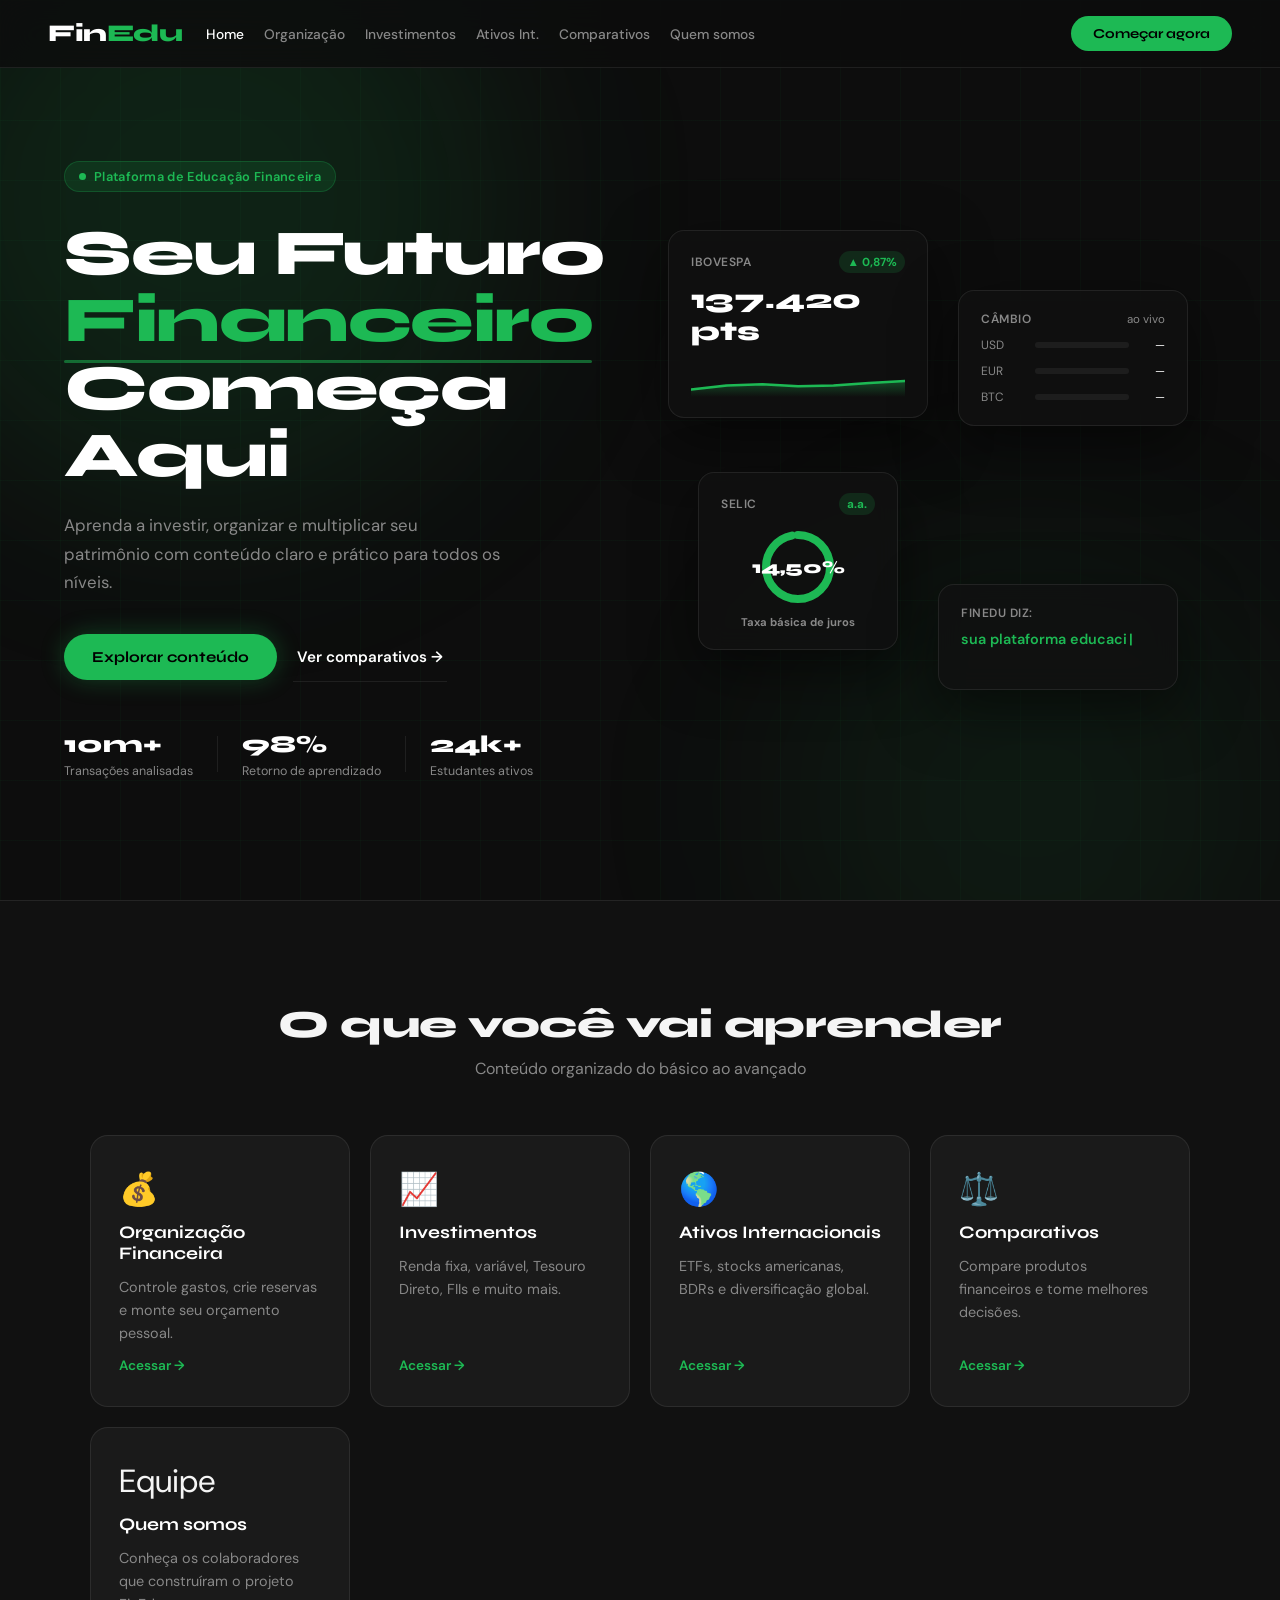
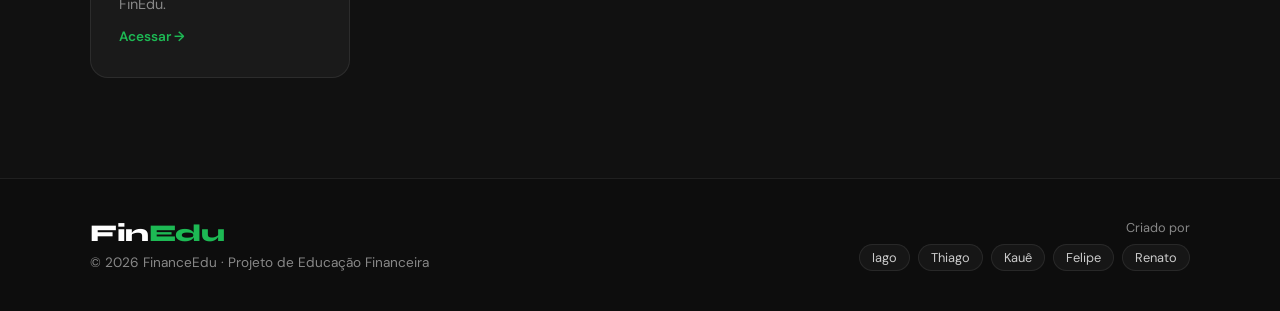
<file: index.html>
<!DOCTYPE html>
<html lang="pt-BR">
<head>
    <meta charset="UTF-8">
    <meta name="viewport" content="width=device-width, initial-scale=1.0">
    <title>FinEdu — Educação Financeira</title>
    <link rel="preconnect" href="https://fonts.googleapis.com">
    <link rel="preconnect" href="https://fonts.gstatic.com" crossorigin>
    <link href="https://fonts.googleapis.com/css2?family=Syne:wght@400;600;700;800&family=DM+Sans:wght@300;400;500&display=swap" rel="stylesheet">
    <link rel="stylesheet" href="assets/css/styles.css">
    <link rel="stylesheet" href="assets/css/card.css">
</head>
<body>

    
    <nav class="navbar">
        <a href="index.html" class="logo">Fin<span>Edu</span></a>
        <ul class="nav-links">
            <li><a href="index.html" class="active">Home</a></li>
            <li><a href="pages/organizacao-financeira.html">Organização</a></li>
            <li><a href="pages/investimentos.html">Investimentos</a></li>
            <li><a href="pages/ativos-internacionais.html">Ativos Int.</a></li>
            <li><a href="pages/comparativos.html">Comparativos</a></li>
            <li><a href="pages/quem-somos.html">Quem somos</a></li>
        </ul>
        <a href="#topicos" class="nav-cta">Começar agora</a>
        <button class="hamburger" id="hamburger">&#9776;</button>
    </nav>

    
    <section class="hero">

        
        <div class="hero-bg">
            <div class="grid-overlay"></div>
            <div class="glow glow-1"></div>
            <div class="glow glow-2"></div>
        </div>

        
        <div class="hero-left">
            <div class="badge">
                <span class="badge-dot"></span>
                Plataforma de Educação Financeira
            </div>

            <h1 class="hero-title">
                Seu Futuro<br>
                <span class="hero-title-accent">Financeiro</span><br>
                Começa Aqui
            </h1>

            <p class="hero-sub">
                Aprenda a investir, organizar e multiplicar seu patrimônio com conteúdo claro e prático para todos os níveis.
            </p>

            <div class="hero-actions">
                <a href="pages/investimentos.html" class="btn-primary">Explorar conteúdo</a>
                <a href="pages/comparativos.html" class="btn-ghost">Ver comparativos →</a>
            </div>

            <div class="hero-stats">
                <div class="stat">
                    <span class="stat-number">10m+</span>
                    <span class="stat-label">Transações analisadas</span>
                </div>
                <div class="stat-divider"></div>
                <div class="stat">
                    <span class="stat-number">98%</span>
                    <span class="stat-label">Retorno de aprendizado</span>
                </div>
                <div class="stat-divider"></div>
                <div class="stat">
                    <span class="stat-number">24k+</span>
                    <span class="stat-label">Estudantes ativos</span>
                </div>
            </div>
        </div>

        
        <div class="hero-right">

            <!-- CARD IBOVESPA -->
            <div class="float-card card-portfolio">
                <div class="card-header">
                    <span class="card-label">Ibovespa</span>
                    <span class="card-badge up" id="ibov-badge">carregando…</span>
                </div>
                <div class="card-value" id="ibov-valor">—</div>
                <div class="mini-chart">
                    <svg viewBox="0 0 120 40" preserveAspectRatio="none">
                        <polyline id="ibov-linha" points="0,35 20,28 40,30 60,15 80,18 100,8 120,5"
                            fill="none" stroke="#1DB954" stroke-width="2.5" stroke-linecap="round" stroke-linejoin="round"/>
                        <polyline id="ibov-area" points="0,35 20,28 40,30 60,15 80,18 100,8 120,5 120,40 0,40"
                            fill="url(#greenFade)" stroke="none"/>
                        <defs>
                            <linearGradient id="greenFade" x1="0" y1="0" x2="0" y2="1">
                                <stop offset="0%" stop-color="#1DB954" stop-opacity="0.35"/>
                                <stop offset="100%" stop-color="#1DB954" stop-opacity="0"/>
                            </linearGradient>
                        </defs>
                    </svg>
                </div>
            </div>

            <!-- CARD CÂMBIO AO VIVO -->
            <div class="float-card card-asset">
                <div class="card-header">
                    <span class="card-label">Câmbio</span>
                    <span class="card-label-right" id="cambio-hora">ao vivo</span>
                </div>
                <div class="asset-list">
                    <div class="asset-row">
                        <div class="asset-bar-wrap">
                            <span class="asset-name">USD</span>
                            <div class="asset-bar"><div class="asset-fill" id="bar-usd" style="width:0%;background:#1DB954"></div></div>
                            <span class="asset-pct" id="val-usd">—</span>
                        </div>
                    </div>
                    <div class="asset-row">
                        <div class="asset-bar-wrap">
                            <span class="asset-name">EUR</span>
                            <div class="asset-bar"><div class="asset-fill" id="bar-eur" style="width:0%;background:#14a146"></div></div>
                            <span class="asset-pct" id="val-eur">—</span>
                        </div>
                    </div>
                    <div class="asset-row">
                        <div class="asset-bar-wrap">
                            <span class="asset-name">BTC</span>
                            <div class="asset-bar"><div class="asset-fill" id="bar-btc" style="width:0%;background:#0d7a34"></div></div>
                            <span class="asset-pct" id="val-btc">—</span>
                        </div>
                    </div>
                </div>
            </div>

            <!-- CARD SELIC -->
            <div class="float-card card-goal">
                <div class="card-header">
                    <span class="card-label">Selic</span>
                    <span class="card-badge up">a.a.</span>
                </div>
                <div class="goal-ring-wrap">
                    <svg class="goal-ring" viewBox="0 0 80 80">
                        <circle cx="40" cy="40" r="32" fill="none" stroke="#1a2a1e" stroke-width="8"/>
                        <circle cx="40" cy="40" r="32" fill="none" stroke="#1DB954" stroke-width="8"
                            id="selic-ring"
                            stroke-dasharray="201" stroke-dashoffset="100"
                            stroke-linecap="round" transform="rotate(-90 40 40)"/>
                    </svg>
                    <div class="goal-ring-text">
                        <span class="goal-pct" id="selic-pct">—</span>
                    </div>
                </div>
                <div class="goal-info">
                    <span class="goal-curr" style="font-size:0.7rem;color:var(--text-muted);">Taxa básica de juros</span>
                </div>
            </div>

            <div class="float-card card-typewriter">
                <div class="card-label">FinEdu diz:</div>
                <p class="typing-line"><span id="typewriter"></span></p>
            </div>

        </div>
    </section>

    
    <section class="topics" id="topicos">
        <h2 class="section-title">O que você vai aprender</h2>
        <p class="section-sub">Conteúdo organizado do básico ao avançado</p>

        <div class="topics-grid">
            <a href="pages/organizacao-financeira.html" class="topic-card">
                <div class="topic-icon">💰</div>
                <h3>Organização Financeira</h3>
                <p>Controle gastos, crie reservas e monte seu orçamento pessoal.</p>
                <span class="topic-link">Acessar →</span>
            </a>
            <a href="pages/investimentos.html" class="topic-card">
                <div class="topic-icon">📈</div>
                <h3>Investimentos</h3>
                <p>Renda fixa, variável, Tesouro Direto, FIIs e muito mais.</p>
                <span class="topic-link">Acessar →</span>
            </a>
            <a href="pages/ativos-internacionais.html" class="topic-card">
                <div class="topic-icon">🌎</div>
                <h3>Ativos Internacionais</h3>
                <p>ETFs, stocks americanas, BDRs e diversificação global.</p>
                <span class="topic-link">Acessar →</span>
            </a>
            <a href="pages/comparativos.html" class="topic-card">
                <div class="topic-icon">⚖️</div>
                <h3>Comparativos</h3>
                <p>Compare produtos financeiros e tome melhores decisões.</p>
                <span class="topic-link">Acessar →</span>
            </a>
            <a href="pages/quem-somos.html" class="topic-card">
                <div class="topic-icon">Equipe</div>
                <h3>Quem somos</h3>
                <p>Conheça os colaboradores que construíram o projeto FinEdu.</p>
                <span class="topic-link">Acessar →</span>
            </a>
        </div>
    </section>

    <footer class="footer">
        <div class="footer-inner">
            <div class="footer-brand">
                <span class="logo">Fin<span>Edu</span></span>
                <p>© 2026 FinanceEdu · Projeto de Educação Financeira</p>
            </div>
            <div class="footer-team">
                <span class="footer-team-label">Criado por</span>
                <div class="footer-avatars">
                    <span>Iago</span>
                    <span>Thiago</span>
                    <span>Kauê</span>
                    <span>Felipe</span>
                    <span>Renato</span>
                </div>
            </div>
        </div>
    </footer>

    <script src="assets/js/scripts.js"></script>
</body>
</html>
</file>
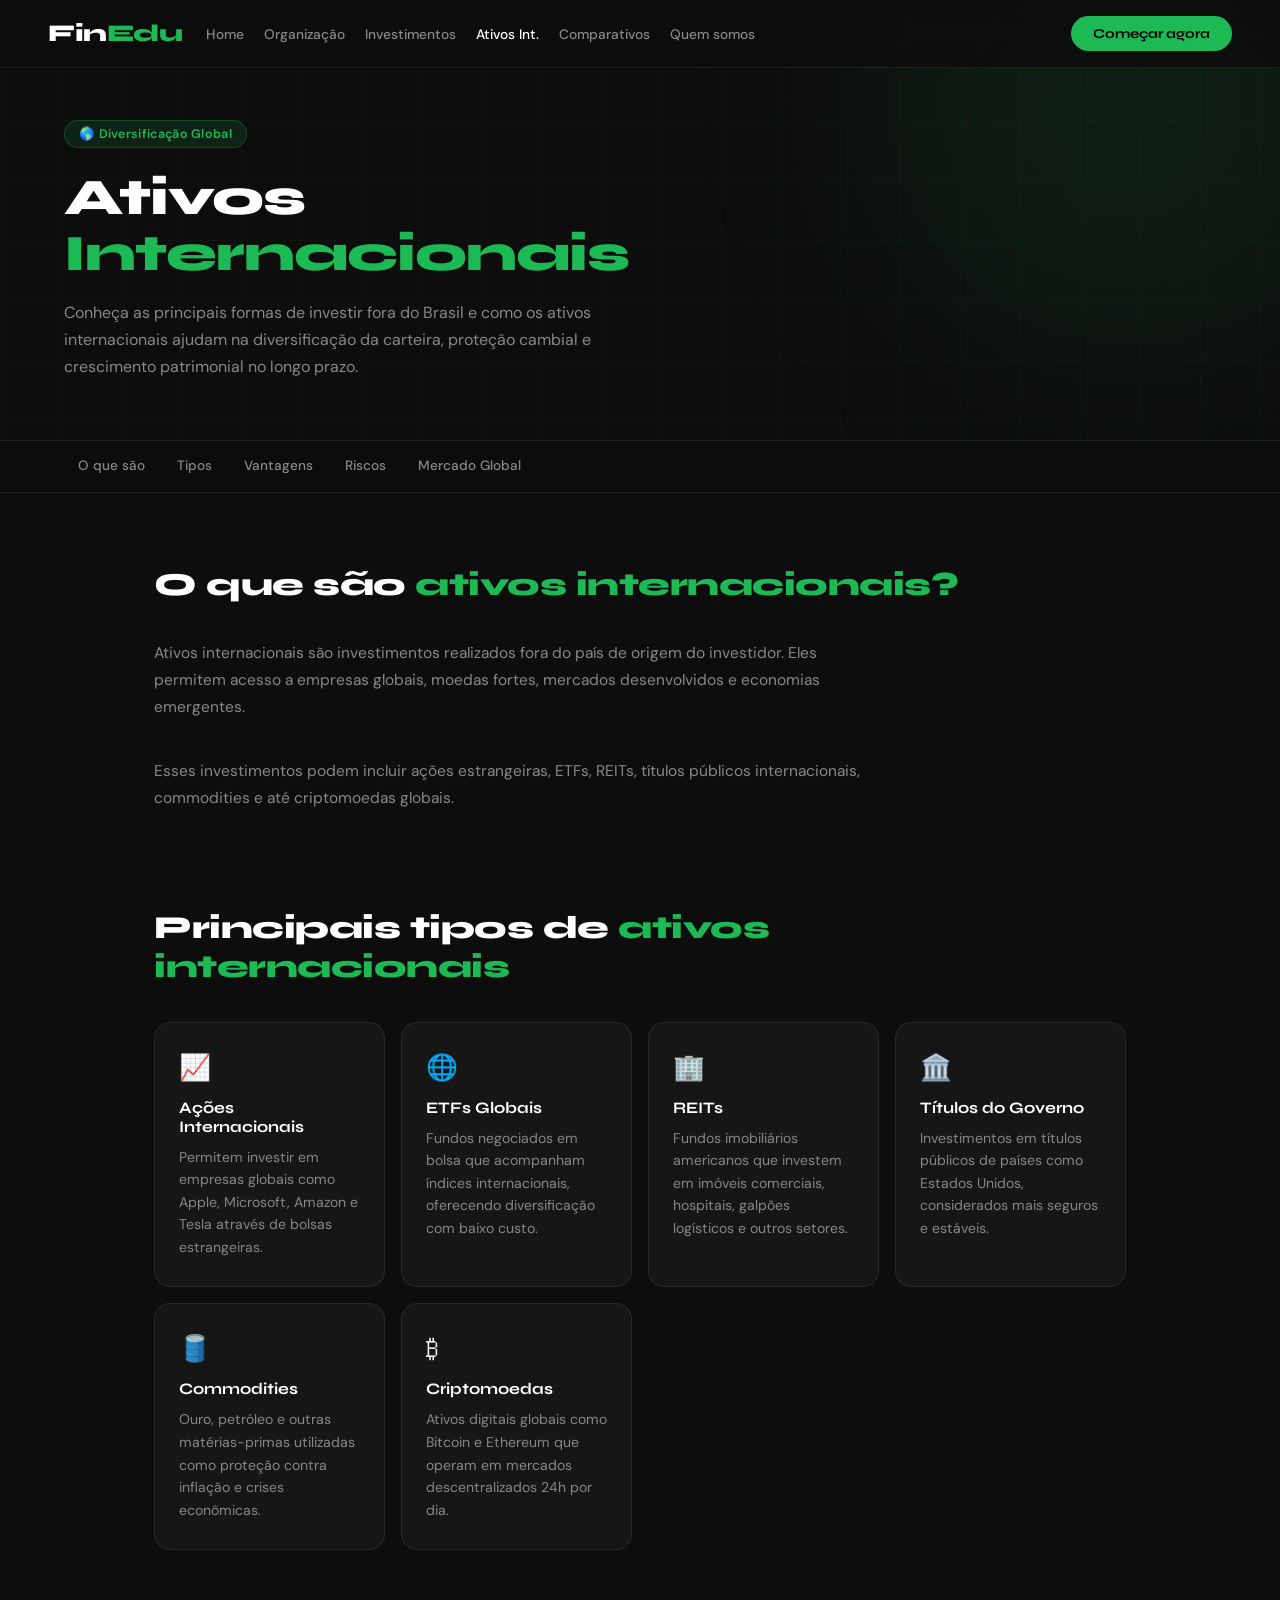
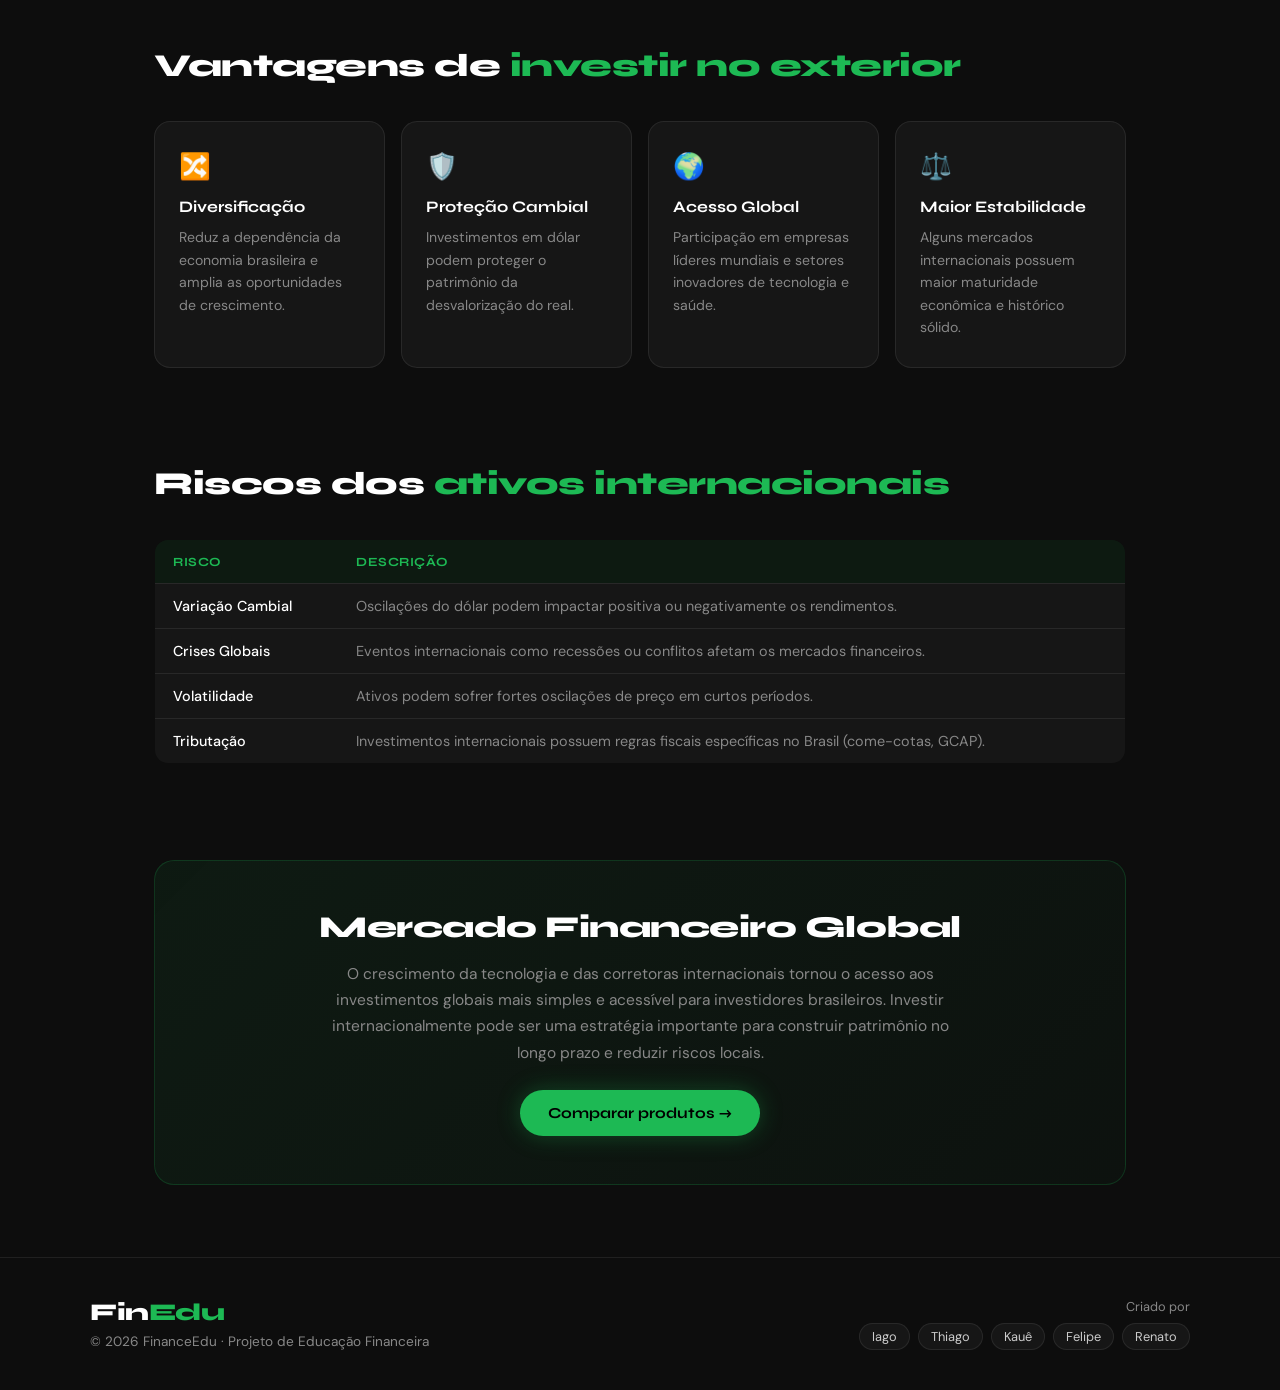
<file: pages/ativos-internacionais.html>
<!DOCTYPE html>
<html lang="pt-BR">
<head>
  <meta charset="UTF-8">
  <meta name="viewport" content="width=device-width, initial-scale=1.0">
  <title>Ativos Internacionais — FinEdu</title>
  <link rel="preconnect" href="https://fonts.googleapis.com">
  <link rel="preconnect" href="https://fonts.gstatic.com" crossorigin>
  <link href="https://fonts.googleapis.com/css2?family=Syne:wght@400;600;700;800&family=DM+Sans:wght@300;400;500&display=swap" rel="stylesheet">
  <link rel="stylesheet" href="../assets/css/styles.css">
  <link rel="stylesheet" href="../assets/css/pages.css">
</head>
<body>

  <nav class="navbar">
    <a href="../index.html" class="logo">Fin<span>Edu</span></a>
    <ul class="nav-links">
      <li><a href="../index.html">Home</a></li>
      <li><a href="organizacao-financeira.html">Organização</a></li>
      <li><a href="investimentos.html">Investimentos</a></li>
      <li><a href="ativos-internacionais.html" class="active">Ativos Int.</a></li>
      <li><a href="comparativos.html">Comparativos</a></li>
      <li><a href="quem-somos.html">Quem somos</a></li>
    </ul>
    <button class="nav-cta">Começar agora</button>
    <button class="hamburger" id="hamburger">&#9776;</button>
  </nav>

  <header class="page-hero">
    <div class="page-hero-bg"></div>
    <div class="page-hero-glow"></div>
    <div class="page-hero-content">
      <span class="badge">🌎 Diversificação Global</span>
      <h1>Ativos<br><span>Internacionais</span></h1>
      <p>Conheça as principais formas de investir fora do Brasil e como os ativos internacionais ajudam na diversificação da carteira, proteção cambial e crescimento patrimonial no longo prazo.</p>
    </div>
  </header>

  <nav class="anchor-nav">
    <a href="#oquee">O que são</a>
    <a href="#tipos">Tipos</a>
    <a href="#vantagens">Vantagens</a>
    <a href="#riscos">Riscos</a>
    <a href="#mercado">Mercado Global</a>
  </nav>

  <main class="page-container">

    <section class="page-section" id="oquee">
      <h2>O que são <span>ativos internacionais?</span></h2>
      <p>Ativos internacionais são investimentos realizados fora do país de origem do investidor. Eles permitem acesso a empresas globais, moedas fortes, mercados desenvolvidos e economias emergentes.</p>
      <p>Esses investimentos podem incluir ações estrangeiras, ETFs, REITs, títulos públicos internacionais, commodities e até criptomoedas globais.</p>
    </section>

    <section class="page-section" id="tipos">
      <h2>Principais tipos de <span>ativos internacionais</span></h2>
      <div class="cards-grid">
        <div class="info-card">
          <div class="info-card-icon">📈</div>
          <h3>Ações Internacionais</h3>
          <p>Permitem investir em empresas globais como Apple, Microsoft, Amazon e Tesla através de bolsas estrangeiras.</p>
        </div>
        <div class="info-card">
          <div class="info-card-icon">🌐</div>
          <h3>ETFs Globais</h3>
          <p>Fundos negociados em bolsa que acompanham índices internacionais, oferecendo diversificação com baixo custo.</p>
        </div>
        <div class="info-card">
          <div class="info-card-icon">🏢</div>
          <h3>REITs</h3>
          <p>Fundos imobiliários americanos que investem em imóveis comerciais, hospitais, galpões logísticos e outros setores.</p>
        </div>
        <div class="info-card">
          <div class="info-card-icon">🏛️</div>
          <h3>Títulos do Governo</h3>
          <p>Investimentos em títulos públicos de países como Estados Unidos, considerados mais seguros e estáveis.</p>
        </div>
        <div class="info-card">
          <div class="info-card-icon">🛢️</div>
          <h3>Commodities</h3>
          <p>Ouro, petróleo e outras matérias-primas utilizadas como proteção contra inflação e crises econômicas.</p>
        </div>
        <div class="info-card">
          <div class="info-card-icon">₿</div>
          <h3>Criptomoedas</h3>
          <p>Ativos digitais globais como Bitcoin e Ethereum que operam em mercados descentralizados 24h por dia.</p>
        </div>
      </div>
    </section>

    <section class="page-section" id="vantagens">
      <h2>Vantagens de <span>investir no exterior</span></h2>
      <div class="cards-grid">
        <div class="info-card">
          <div class="info-card-icon">🔀</div>
          <h3>Diversificação</h3>
          <p>Reduz a dependência da economia brasileira e amplia as oportunidades de crescimento.</p>
        </div>
        <div class="info-card">
          <div class="info-card-icon">🛡️</div>
          <h3>Proteção Cambial</h3>
          <p>Investimentos em dólar podem proteger o patrimônio da desvalorização do real.</p>
        </div>
        <div class="info-card">
          <div class="info-card-icon">🌍</div>
          <h3>Acesso Global</h3>
          <p>Participação em empresas líderes mundiais e setores inovadores de tecnologia e saúde.</p>
        </div>
        <div class="info-card">
          <div class="info-card-icon">⚖️</div>
          <h3>Maior Estabilidade</h3>
          <p>Alguns mercados internacionais possuem maior maturidade econômica e histórico sólido.</p>
        </div>
      </div>
    </section>

    <section class="page-section" id="riscos">
      <h2>Riscos dos <span>ativos internacionais</span></h2>
      <div style="overflow-x:auto;">
        <table class="styled-table">
          <thead>
            <tr>
              <th>Risco</th>
              <th>Descrição</th>
            </tr>
          </thead>
          <tbody>
            <tr>
              <td>Variação Cambial</td>
              <td>Oscilações do dólar podem impactar positiva ou negativamente os rendimentos.</td>
            </tr>
            <tr>
              <td>Crises Globais</td>
              <td>Eventos internacionais como recessões ou conflitos afetam os mercados financeiros.</td>
            </tr>
            <tr>
              <td>Volatilidade</td>
              <td>Ativos podem sofrer fortes oscilações de preço em curtos períodos.</td>
            </tr>
            <tr>
              <td>Tributação</td>
              <td>Investimentos internacionais possuem regras fiscais específicas no Brasil (come-cotas, GCAP).</td>
            </tr>
          </tbody>
        </table>
      </div>
    </section>

    <section class="page-section" id="mercado">
      <div class="highlight-box">
        <h2>Mercado Financeiro Global</h2>
        <p>O crescimento da tecnologia e das corretoras internacionais tornou o acesso aos investimentos globais mais simples e acessível para investidores brasileiros. Investir internacionalmente pode ser uma estratégia importante para construir patrimônio no longo prazo e reduzir riscos locais.</p>
        <a href="comparativos.html" class="btn-primary" style="margin-top:8px;">Comparar produtos →</a>
      </div>
    </section>

  </main>

  <footer class="footer">
    <div class="footer-inner">
      <div class="footer-brand">
        <span class="logo">Fin<span>Edu</span></span>
        <p>© 2026 FinanceEdu · Projeto de Educação Financeira</p>
      </div>
      <div class="footer-team">
        <span class="footer-team-label">Criado por</span>
        <div class="footer-avatars">
          <span>Iago</span><span>Thiago</span><span>Kauê</span><span>Felipe</span><span>Renato</span>
        </div>
      </div>
    </div>
  </footer>

  <script src="../assets/js/scripts.js"></script>
</body>
</html>
</file>
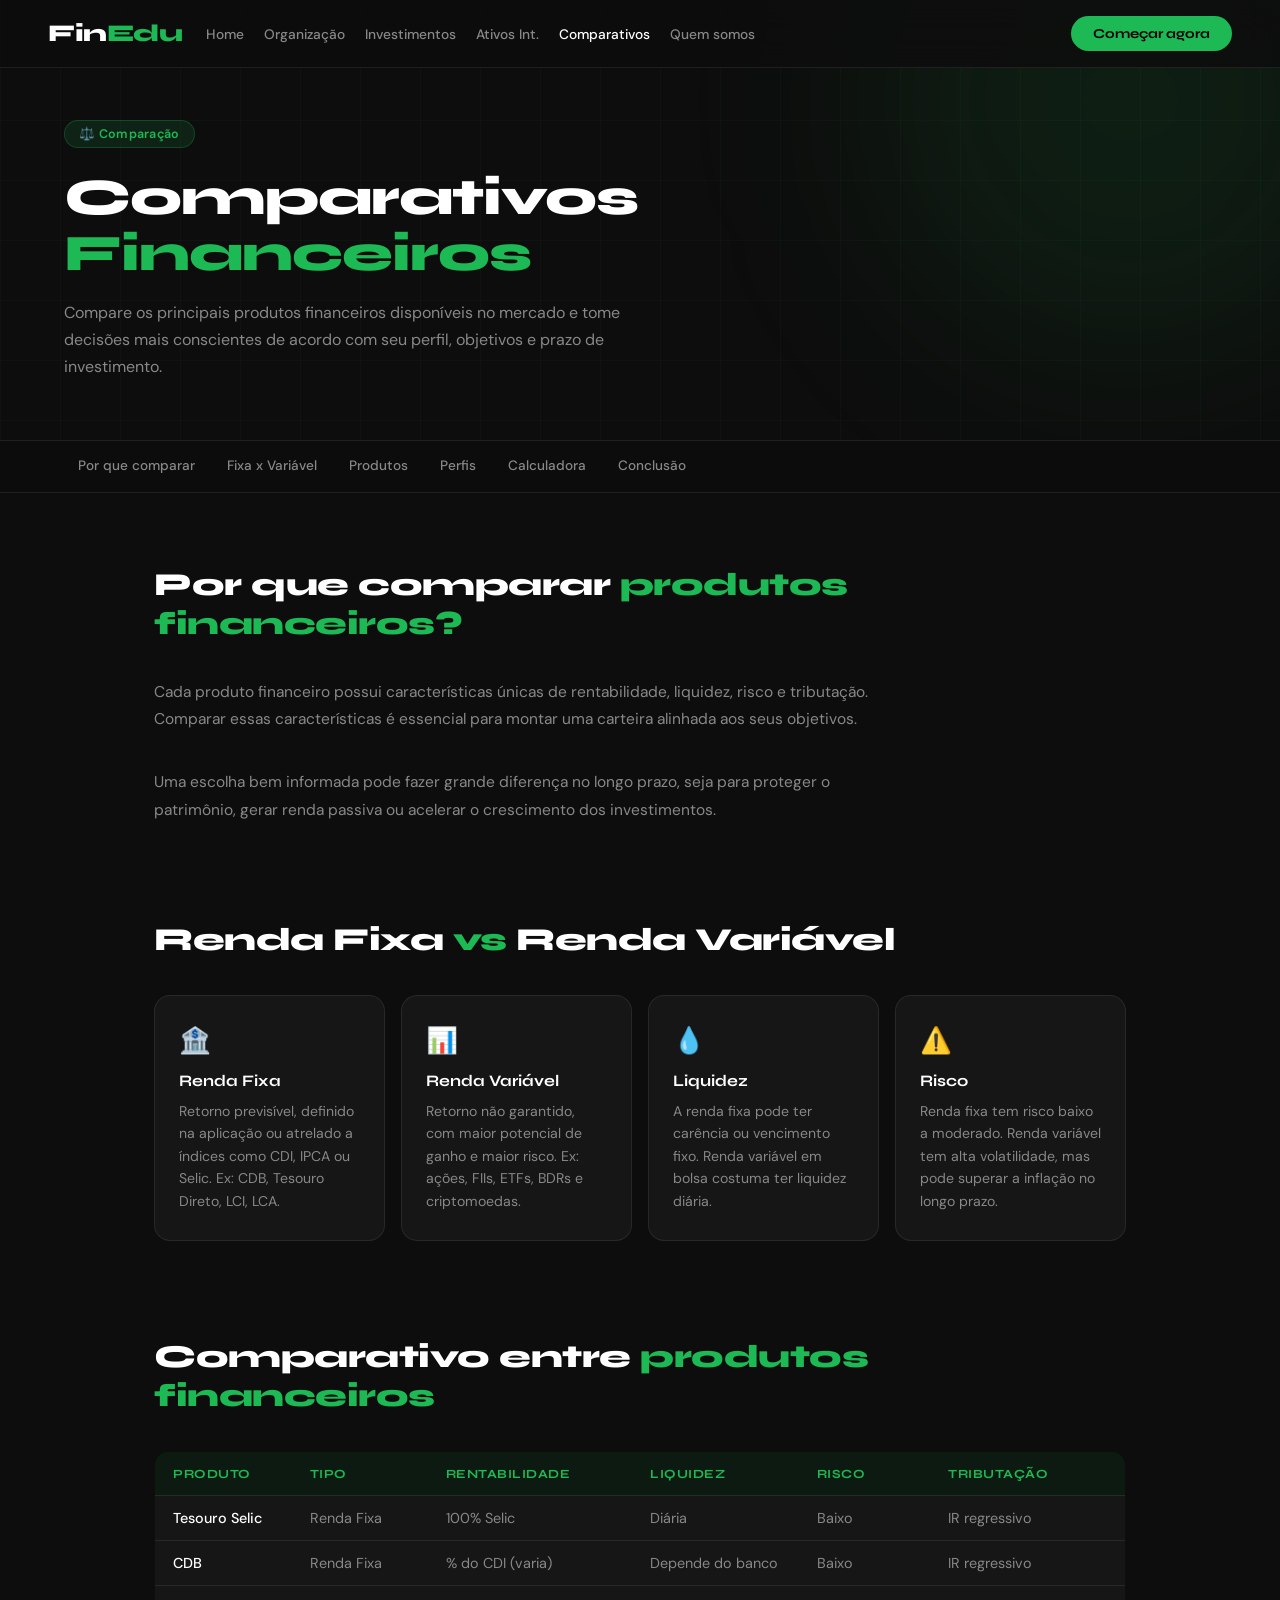
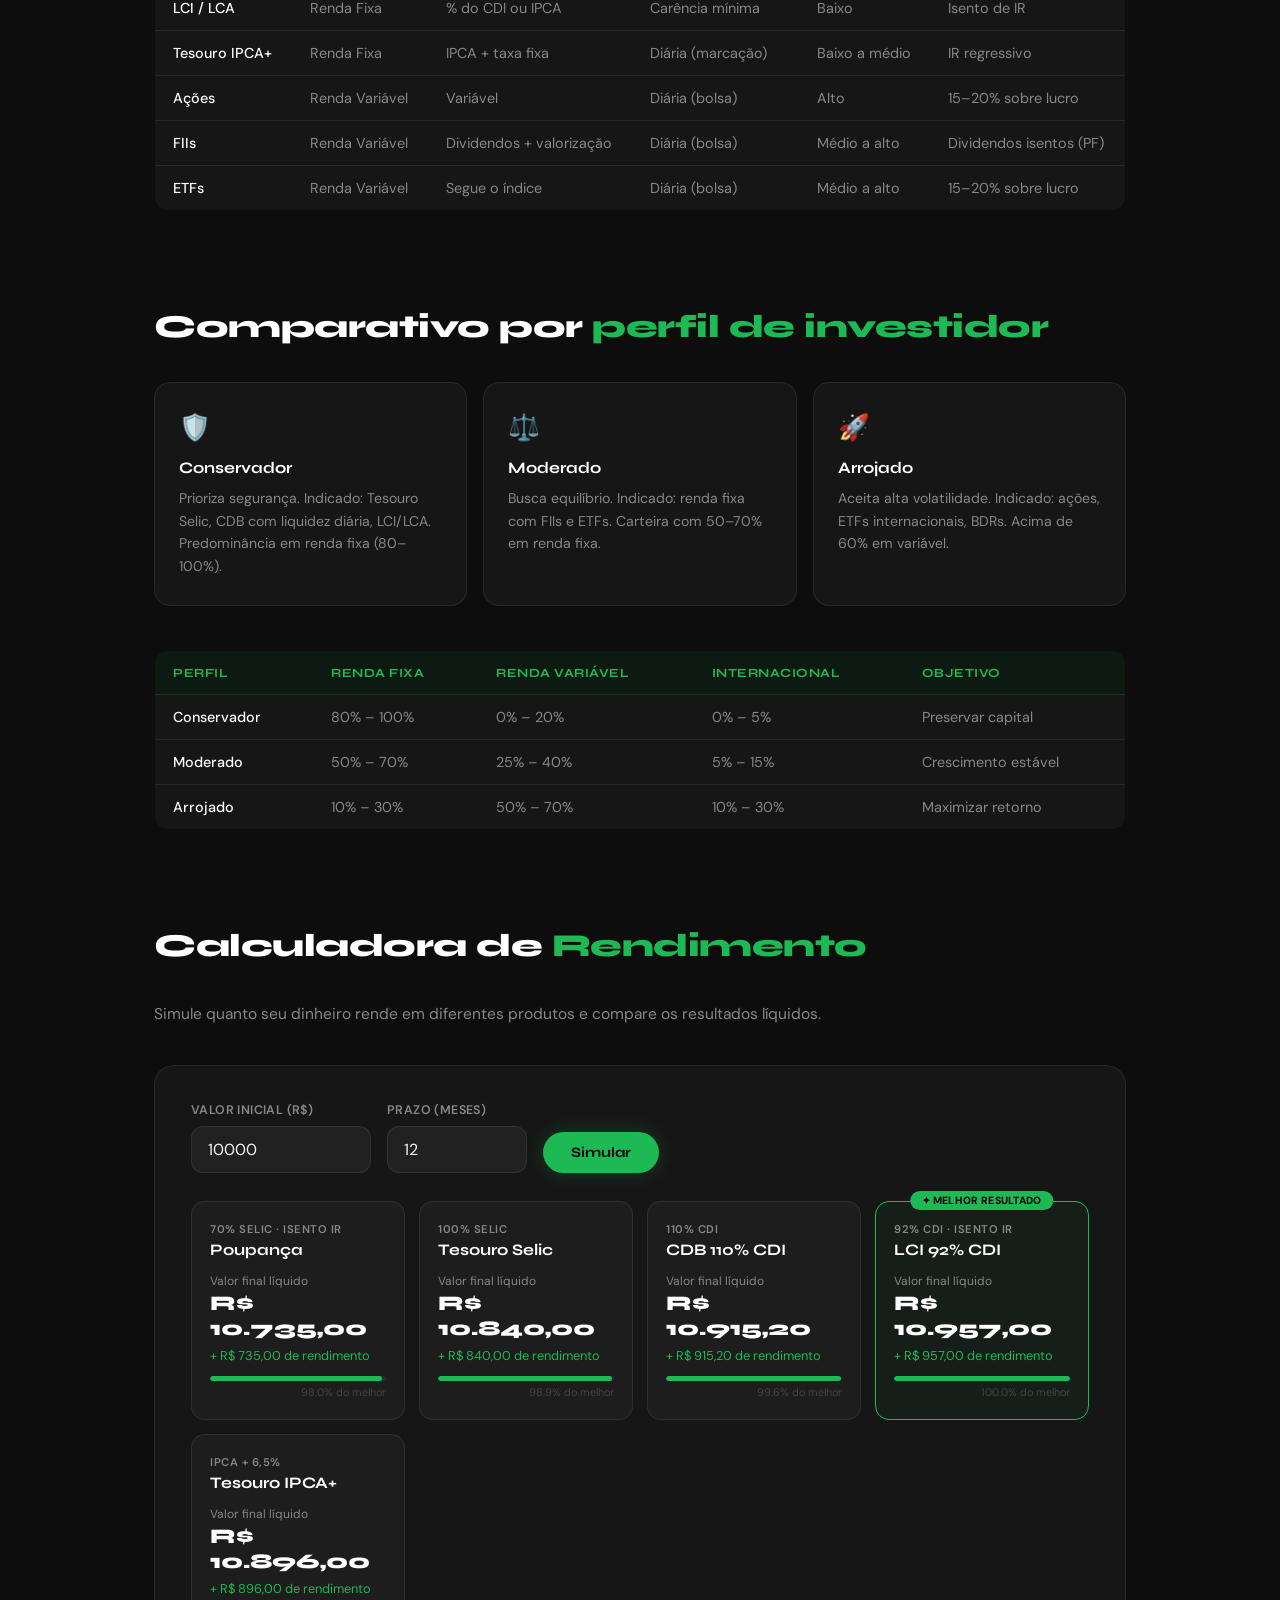
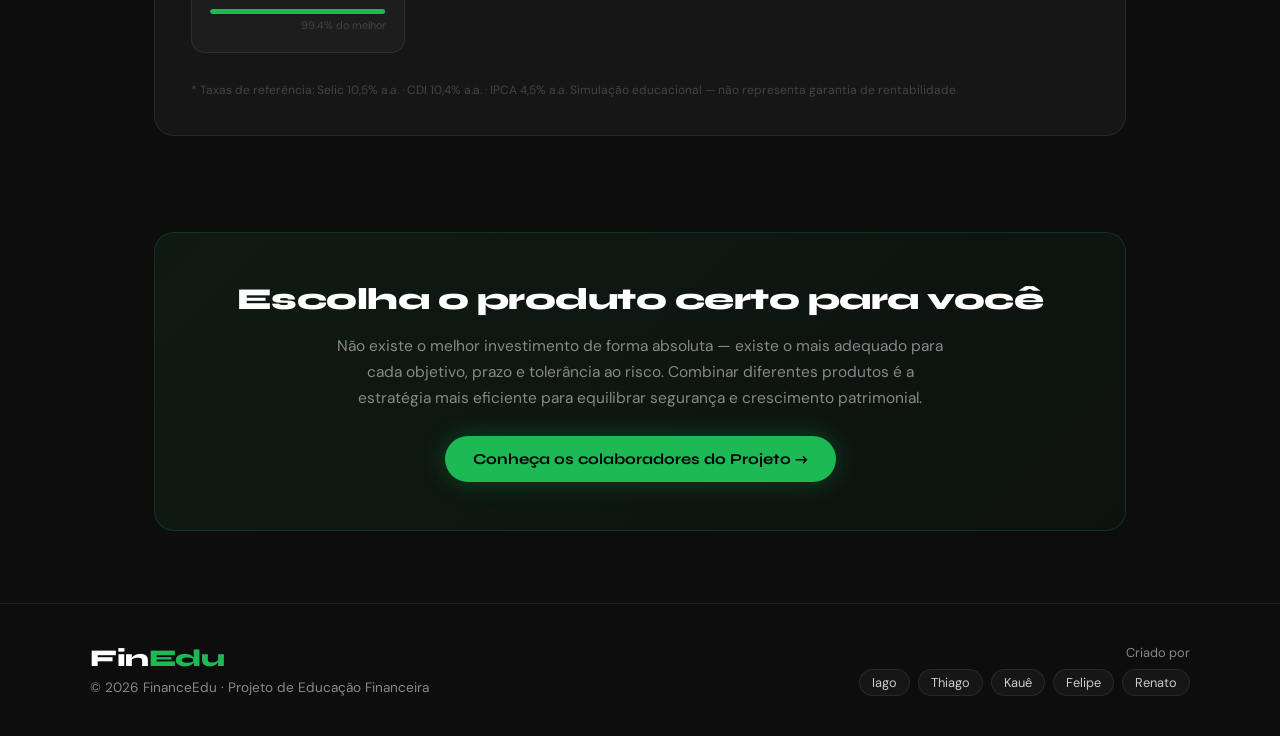
<file: pages/comparativos.html>
<!DOCTYPE html>
<html lang="pt-BR">
<head>
  <meta charset="UTF-8">
  <meta name="viewport" content="width=device-width, initial-scale=1.0">
  <title>Comparativos — FinEdu</title>
  <link rel="preconnect" href="https://fonts.googleapis.com">
  <link rel="preconnect" href="https://fonts.gstatic.com" crossorigin>
  <link href="https://fonts.googleapis.com/css2?family=Syne:wght@400;600;700;800&family=DM+Sans:wght@300;400;500&display=swap" rel="stylesheet">
  <link rel="stylesheet" href="../assets/css/styles.css">
  <link rel="stylesheet" href="../assets/css/pages.css">
</head>
<body>

  <nav class="navbar">
    <a href="../index.html" class="logo">Fin<span>Edu</span></a>
    <ul class="nav-links">
      <li><a href="../index.html">Home</a></li>
      <li><a href="organizacao-financeira.html">Organização</a></li>
      <li><a href="investimentos.html">Investimentos</a></li>
      <li><a href="ativos-internacionais.html">Ativos Int.</a></li>
      <li><a href="comparativos.html" class="active">Comparativos</a></li>
      <li><a href="quem-somos.html">Quem somos</a></li>
    </ul>
    <button class="nav-cta">Começar agora</button>
    <button class="hamburger" id="hamburger">&#9776;</button>
  </nav>

  <header class="page-hero">
    <div class="page-hero-bg"></div>
    <div class="page-hero-glow"></div>
    <div class="page-hero-content">
      <span class="badge">⚖️ Comparação</span>
      <h1>Comparativos<br><span>Financeiros</span></h1>
      <p>Compare os principais produtos financeiros disponíveis no mercado e tome decisões mais conscientes de acordo com seu perfil, objetivos e prazo de investimento.</p>
    </div>
  </header>

  <nav class="anchor-nav">
    <a href="#porque">Por que comparar</a>
    <a href="#fixa-variavel">Fixa x Variável</a>
    <a href="#produtos">Produtos</a>
    <a href="#perfis">Perfis</a>
    <a href="#calculadora">Calculadora</a>
    <a href="#conclusao">Conclusão</a>
  </nav>

  <main class="page-container">

    <section class="page-section" id="porque">
      <h2>Por que comparar <span>produtos financeiros?</span></h2>
      <p>Cada produto financeiro possui características únicas de rentabilidade, liquidez, risco e tributação. Comparar essas características é essencial para montar uma carteira alinhada aos seus objetivos.</p>
      <p>Uma escolha bem informada pode fazer grande diferença no longo prazo, seja para proteger o patrimônio, gerar renda passiva ou acelerar o crescimento dos investimentos.</p>
    </section>

    <section class="page-section" id="fixa-variavel">
      <h2>Renda Fixa <span>vs</span> Renda Variável</h2>
      <div class="cards-grid">
        <div class="info-card">
          <div class="info-card-icon">🏦</div>
          <h3>Renda Fixa</h3>
          <p>Retorno previsível, definido na aplicação ou atrelado a índices como CDI, IPCA ou Selic. Ex: CDB, Tesouro Direto, LCI, LCA.</p>
        </div>
        <div class="info-card">
          <div class="info-card-icon">📊</div>
          <h3>Renda Variável</h3>
          <p>Retorno não garantido, com maior potencial de ganho e maior risco. Ex: ações, FIIs, ETFs, BDRs e criptomoedas.</p>
        </div>
        <div class="info-card">
          <div class="info-card-icon">💧</div>
          <h3>Liquidez</h3>
          <p>A renda fixa pode ter carência ou vencimento fixo. Renda variável em bolsa costuma ter liquidez diária.</p>
        </div>
        <div class="info-card">
          <div class="info-card-icon">⚠️</div>
          <h3>Risco</h3>
          <p>Renda fixa tem risco baixo a moderado. Renda variável tem alta volatilidade, mas pode superar a inflação no longo prazo.</p>
        </div>
      </div>
    </section>

    <section class="page-section" id="produtos">
      <h2>Comparativo entre <span>produtos financeiros</span></h2>
      <div style="overflow-x:auto;">
        <table class="styled-table">
          <thead>
            <tr>
              <th>Produto</th>
              <th>Tipo</th>
              <th>Rentabilidade</th>
              <th>Liquidez</th>
              <th>Risco</th>
              <th>Tributação</th>
            </tr>
          </thead>
          <tbody>
            <tr>
              <td>Tesouro Selic</td>
              <td>Renda Fixa</td>
              <td>100% Selic</td>
              <td>Diária</td>
              <td>Baixo</td>
              <td>IR regressivo</td>
            </tr>
            <tr>
              <td>CDB</td>
              <td>Renda Fixa</td>
              <td>% do CDI (varia)</td>
              <td>Depende do banco</td>
              <td>Baixo</td>
              <td>IR regressivo</td>
            </tr>
            <tr>
              <td>LCI / LCA</td>
              <td>Renda Fixa</td>
              <td>% do CDI ou IPCA</td>
              <td>Carência mínima</td>
              <td>Baixo</td>
              <td>Isento de IR</td>
            </tr>
            <tr>
              <td>Tesouro IPCA+</td>
              <td>Renda Fixa</td>
              <td>IPCA + taxa fixa</td>
              <td>Diária (marcação)</td>
              <td>Baixo a médio</td>
              <td>IR regressivo</td>
            </tr>
            <tr>
              <td>Ações</td>
              <td>Renda Variável</td>
              <td>Variável</td>
              <td>Diária (bolsa)</td>
              <td>Alto</td>
              <td>15–20% sobre lucro</td>
            </tr>
            <tr>
              <td>FIIs</td>
              <td>Renda Variável</td>
              <td>Dividendos + valorização</td>
              <td>Diária (bolsa)</td>
              <td>Médio a alto</td>
              <td>Dividendos isentos (PF)</td>
            </tr>
            <tr>
              <td>ETFs</td>
              <td>Renda Variável</td>
              <td>Segue o índice</td>
              <td>Diária (bolsa)</td>
              <td>Médio a alto</td>
              <td>15–20% sobre lucro</td>
            </tr>
          </tbody>
        </table>
      </div>
    </section>

    <section class="page-section" id="perfis">
      <h2>Comparativo por <span>perfil de investidor</span></h2>
      <div class="cards-grid">
        <div class="info-card">
          <div class="info-card-icon">🛡️</div>
          <h3>Conservador</h3>
          <p>Prioriza segurança. Indicado: Tesouro Selic, CDB com liquidez diária, LCI/LCA. Predominância em renda fixa (80–100%).</p>
        </div>
        <div class="info-card">
          <div class="info-card-icon">⚖️</div>
          <h3>Moderado</h3>
          <p>Busca equilíbrio. Indicado: renda fixa com FIIs e ETFs. Carteira com 50–70% em renda fixa.</p>
        </div>
        <div class="info-card">
          <div class="info-card-icon">🚀</div>
          <h3>Arrojado</h3>
          <p>Aceita alta volatilidade. Indicado: ações, ETFs internacionais, BDRs. Acima de 60% em variável.</p>
        </div>
      </div>

      <div style="overflow-x:auto; margin-top:8px;">
        <table class="styled-table">
          <thead>
            <tr>
              <th>Perfil</th>
              <th>Renda Fixa</th>
              <th>Renda Variável</th>
              <th>Internacional</th>
              <th>Objetivo</th>
            </tr>
          </thead>
          <tbody>
            <tr>
              <td>Conservador</td>
              <td>80% – 100%</td>
              <td>0% – 20%</td>
              <td>0% – 5%</td>
              <td>Preservar capital</td>
            </tr>
            <tr>
              <td>Moderado</td>
              <td>50% – 70%</td>
              <td>25% – 40%</td>
              <td>5% – 15%</td>
              <td>Crescimento estável</td>
            </tr>
            <tr>
              <td>Arrojado</td>
              <td>10% – 30%</td>
              <td>50% – 70%</td>
              <td>10% – 30%</td>
              <td>Maximizar retorno</td>
            </tr>
          </tbody>
        </table>
      </div>
    </section>

    <!-- CALCULADORA -->
    <section class="page-section" id="calculadora">
      <h2>Calculadora de <span>Rendimento</span></h2>
      <p>Simule quanto seu dinheiro rende em diferentes produtos e compare os resultados líquidos.</p>

      <div class="calc-wrapper">
        <div class="calc-inputs">
          <div class="calc-field">
            <label for="calc-valor">Valor inicial (R$)</label>
            <input id="calc-valor" type="number" value="10000" min="100" step="100">
          </div>
          <div class="calc-field">
            <label for="calc-prazo">Prazo (meses)</label>
            <input id="calc-prazo" type="number" value="12" min="1" max="120">
          </div>
          <button class="calc-btn" onclick="calcular()">Simular</button>
        </div>

        <div class="calc-results" id="calc-resultados"></div>

        <p class="calc-disclaimer">
          * Taxas de referência: Selic 10,5% a.a. · CDI 10,4% a.a. · IPCA 4,5% a.a.
          Simulação educacional — não representa garantia de rentabilidade.
        </p>
      </div>
    </section>

    <section class="page-section" id="conclusao">
      <div class="highlight-box">
        <h2>Escolha o produto certo para você</h2>
        <p>Não existe o melhor investimento de forma absoluta — existe o mais adequado para cada objetivo, prazo e tolerância ao risco. Combinar diferentes produtos é a estratégia mais eficiente para equilibrar segurança e crescimento patrimonial.</p>
        <a href="quem-somos.html" class="btn-primary" style="margin-top:8px;"> Conheça os colaboradores do Projeto →</a>
      </div>
    </section>

  </main>

  <footer class="footer">
    <div class="footer-inner">
      <div class="footer-brand">
        <span class="logo">Fin<span>Edu</span></span>
        <p>© 2026 FinanceEdu · Projeto de Educação Financeira</p>
      </div>
      <div class="footer-team">
        <span class="footer-team-label">Criado por</span>
        <div class="footer-avatars">
          <span>Iago</span><span>Thiago</span><span>Kauê</span><span>Felipe</span><span>Renato</span>
        </div>
      </div>
    </div>
  </footer>

  <script src="../assets/js/scripts.js"></script>
  <script>
    const PRODUTOS = [
      { nome: "Poupança",       taxa: 0.0735, ir: false, label: "70% Selic · Isento IR" },
      { nome: "Tesouro Selic",  taxa: 0.105,  ir: true,  label: "100% Selic" },
      { nome: "CDB 110% CDI",   taxa: 0.1144, ir: true,  label: "110% CDI" },
      { nome: "LCI 92% CDI",    taxa: 0.0957, ir: false, label: "92% CDI · Isento IR" },
      { nome: "Tesouro IPCA+",  taxa: 0.112,  ir: true,  label: "IPCA + 6,5%" },
    ];

    function aliquotaIR(meses) {
      const dias = meses * 30;
      if (dias <= 180) return 0.225;
      if (dias <= 360) return 0.20;
      if (dias <= 720) return 0.175;
      return 0.15;
    }

    function calcular() {
      const valor  = parseFloat(document.getElementById("calc-valor").value) || 10000;
      const meses  = parseInt(document.getElementById("calc-prazo").value)   || 12;
      const container = document.getElementById("calc-resultados");
      container.innerHTML = "";

      const resultados = PRODUTOS.map(p => {
        const taxaMensal = Math.pow(1 + p.taxa, 1/12) - 1;
        const bruto      = valor * Math.pow(1 + taxaMensal, meses);
        const rendBruto  = bruto - valor;
        const ir         = p.ir ? rendBruto * aliquotaIR(meses) : 0;
        const liquido    = bruto - ir;
        return { ...p, liquido, rendLiq: liquido - valor };
      });

      const melhor = Math.max(...resultados.map(r => r.liquido));

      resultados.forEach(r => {
        const pct     = ((r.liquido / melhor) * 100).toFixed(1);
        const isMelhor = r.liquido === melhor;

        const card = document.createElement("div");
        card.className = "calc-card" + (isMelhor ? " best" : "");
        card.innerHTML = `
          ${isMelhor ? '<span class="calc-best-badge">✦ Melhor resultado</span>' : ""}
          <div class="calc-card-label">${r.label}</div>
          <div class="calc-card-name">${r.nome}</div>
          <div class="calc-card-value-label">Valor final líquido</div>
          <div class="calc-card-value">R$ ${r.liquido.toLocaleString("pt-BR",{minimumFractionDigits:2,maximumFractionDigits:2})}</div>
          <div class="calc-card-yield">+ R$ ${r.rendLiq.toLocaleString("pt-BR",{minimumFractionDigits:2,maximumFractionDigits:2})} de rendimento</div>
          <div class="calc-bar-bg">
            <div class="calc-bar-fill" style="width:${pct}%"></div>
          </div>
          <div class="calc-bar-pct">${pct}% do melhor</div>
        `;
        container.appendChild(card);
      });
    }

    document.addEventListener("DOMContentLoaded", calcular);
  </script>
</body>
</html>
</file>
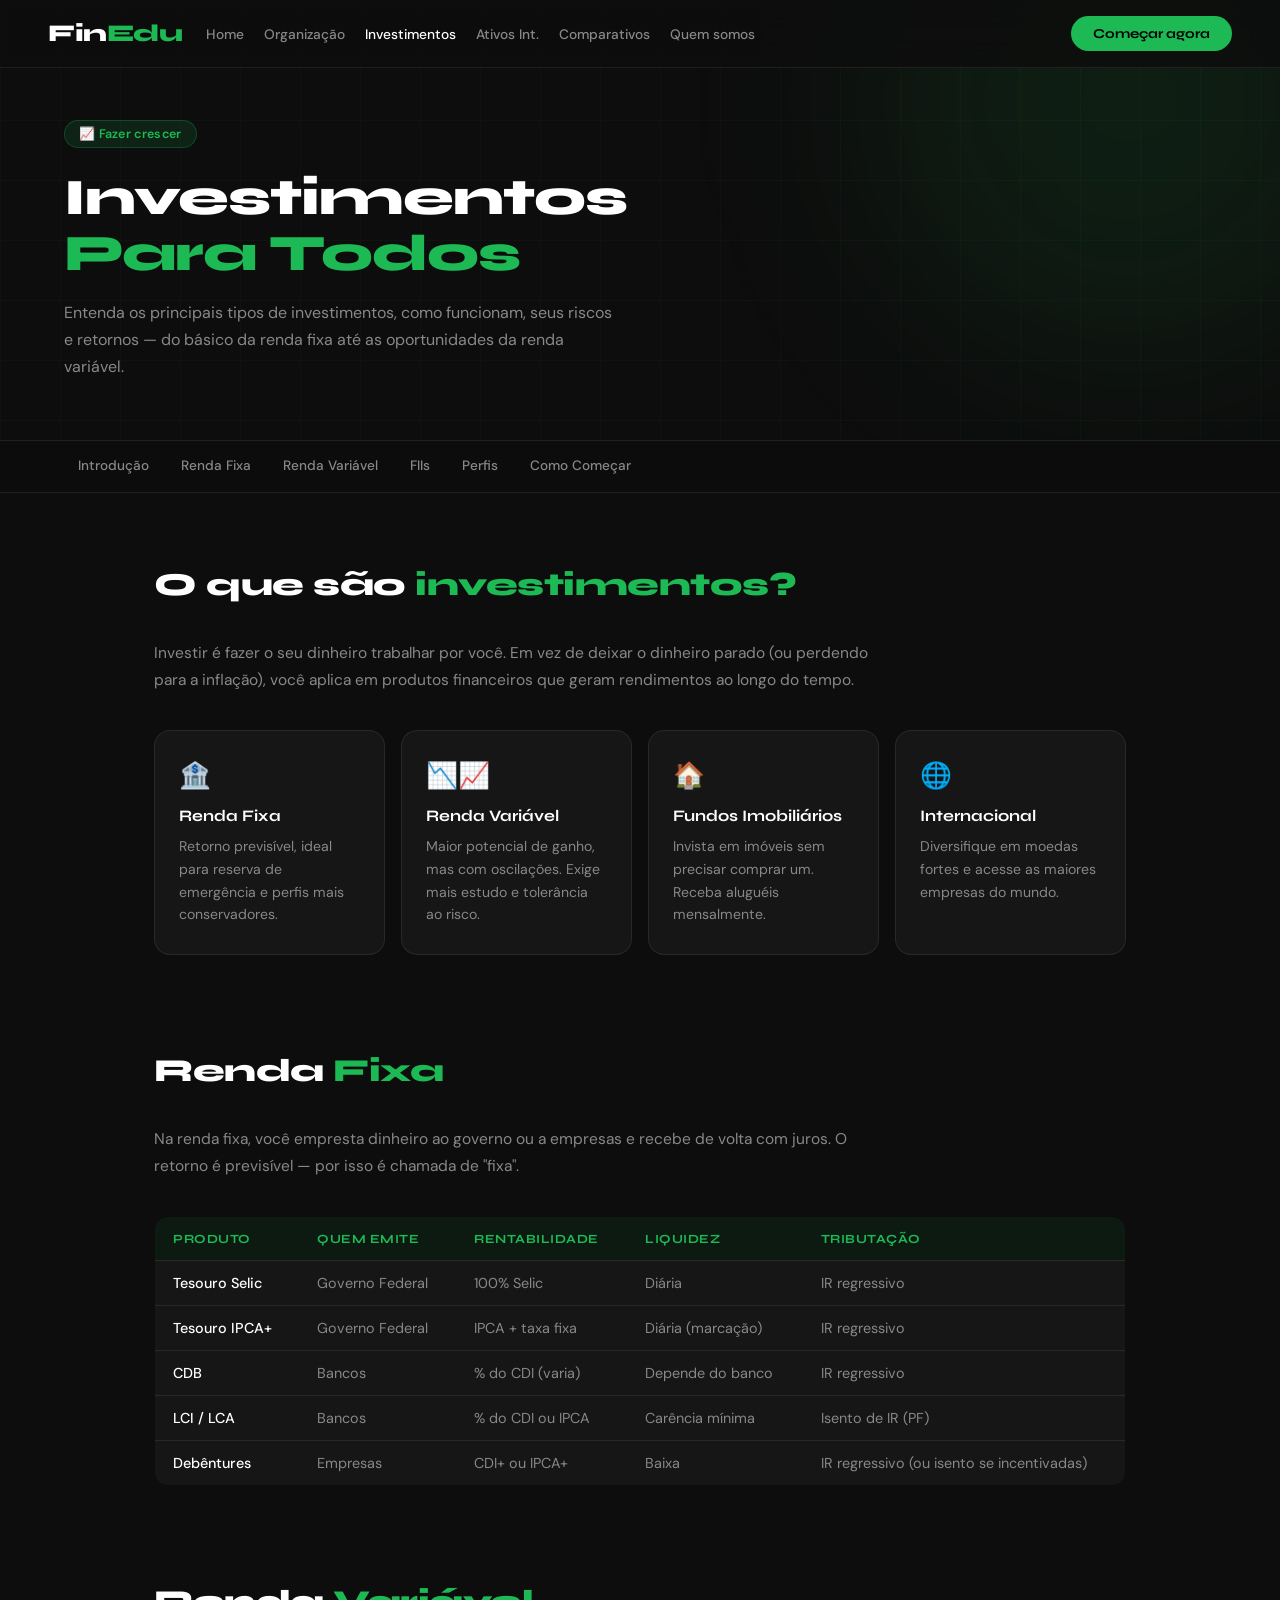
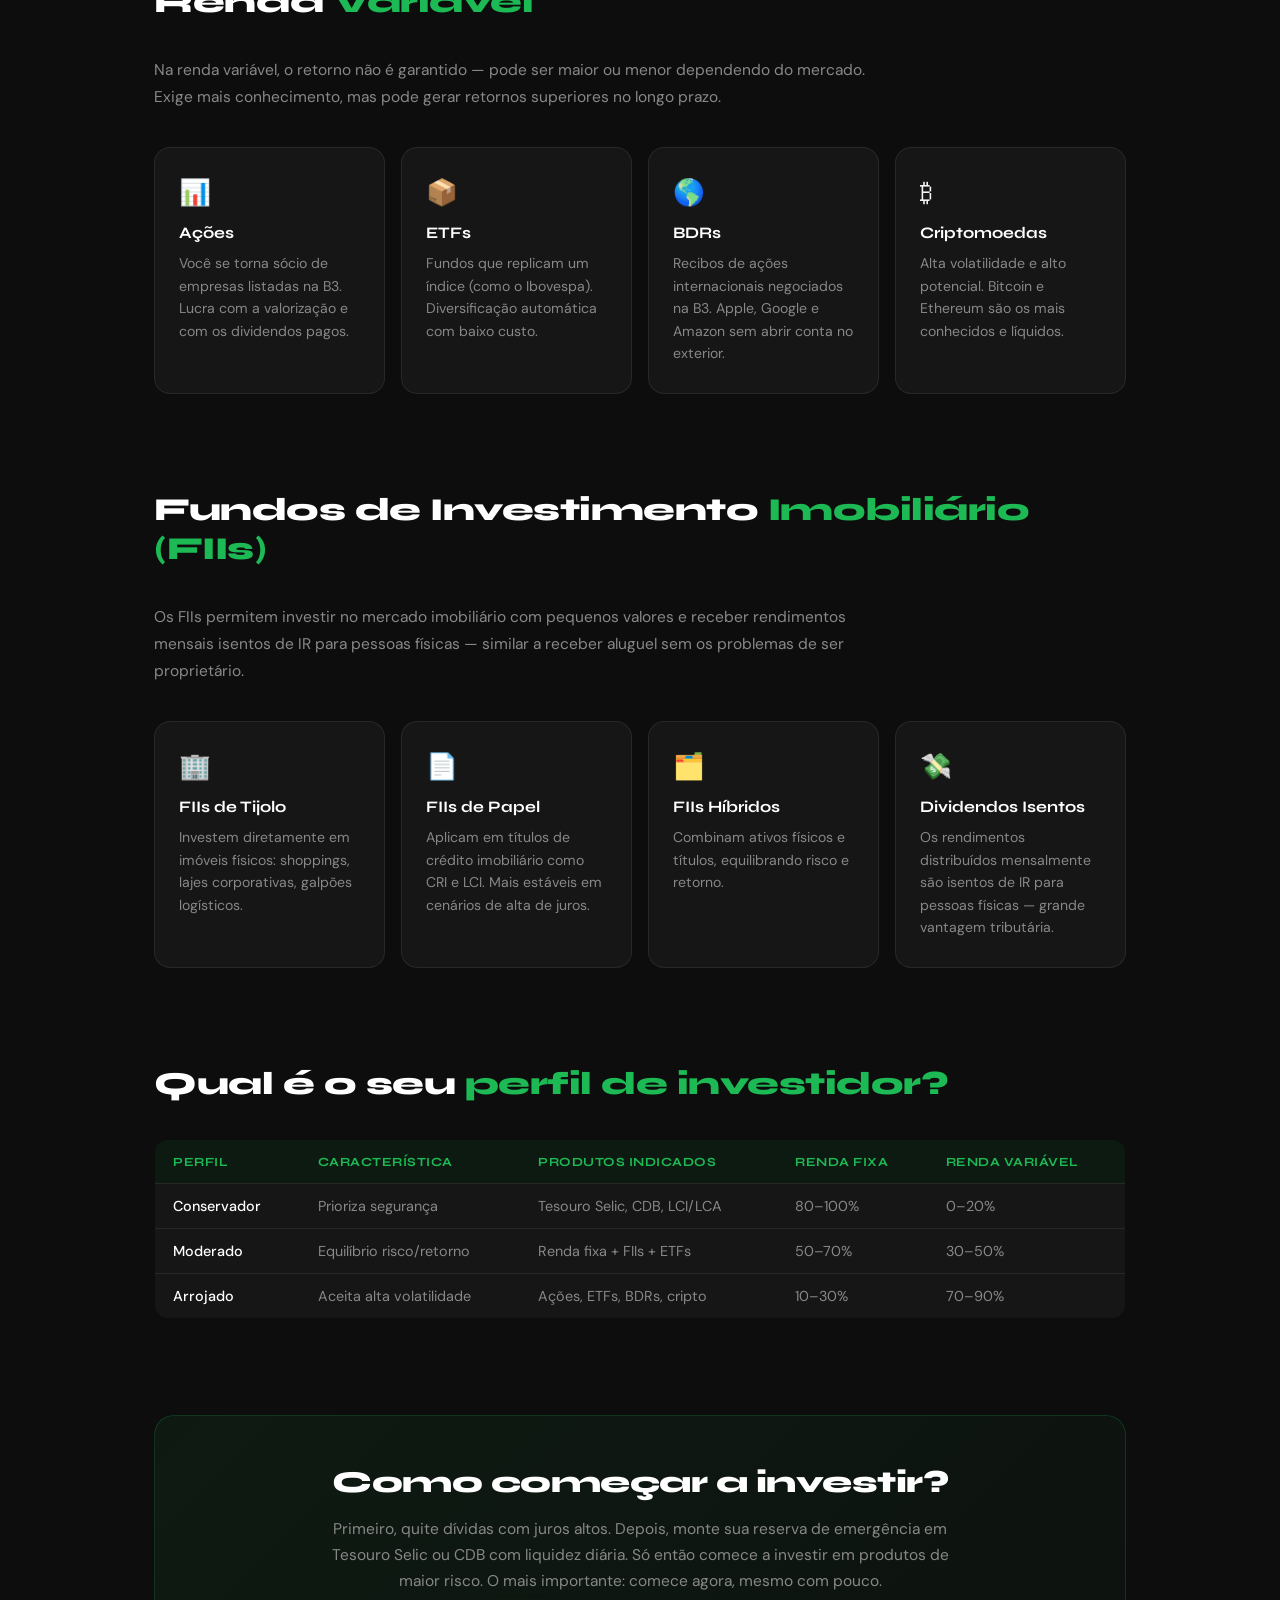
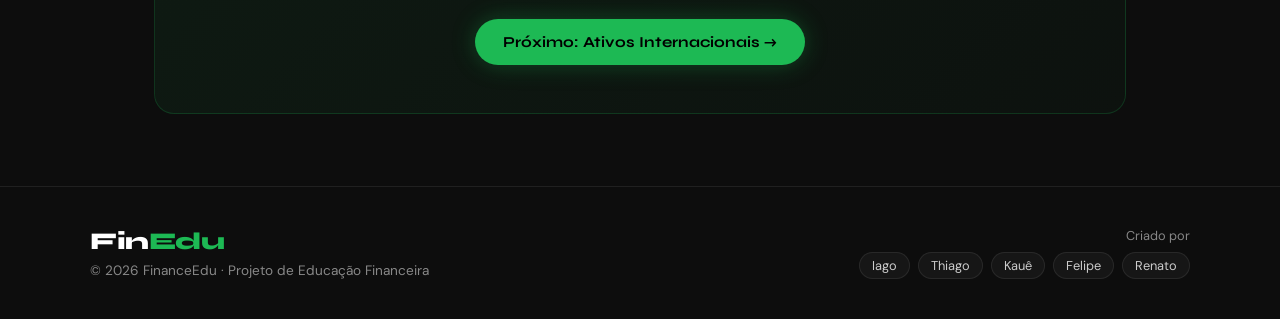
<file: pages/investimentos.html>
<!DOCTYPE html>
<html lang="pt-BR">
<head>
  <meta charset="UTF-8">
  <meta name="viewport" content="width=device-width, initial-scale=1.0">
  <title>Investimentos — FinEdu</title>
  <link rel="preconnect" href="https://fonts.googleapis.com">
  <link rel="preconnect" href="https://fonts.gstatic.com" crossorigin>
  <link href="https://fonts.googleapis.com/css2?family=Syne:wght@400;600;700;800&family=DM+Sans:wght@300;400;500&display=swap" rel="stylesheet">
  <link rel="stylesheet" href="../assets/css/styles.css">
  <link rel="stylesheet" href="../assets/css/pages.css">
</head>
<body>

  <nav class="navbar">
    <a href="../index.html" class="logo">Fin<span>Edu</span></a>
    <ul class="nav-links">
      <li><a href="../index.html">Home</a></li>
      <li><a href="organizacao-financeira.html">Organização</a></li>
      <li><a href="investimentos.html" class="active">Investimentos</a></li>
      <li><a href="ativos-internacionais.html">Ativos Int.</a></li>
      <li><a href="comparativos.html">Comparativos</a></li>
      <li><a href="quem-somos.html">Quem somos</a></li>
    </ul>
    <button class="nav-cta">Começar agora</button>
    <button class="hamburger" id="hamburger">&#9776;</button>
  </nav>

  <header class="page-hero">
    <div class="page-hero-bg"></div>
    <div class="page-hero-glow"></div>
    <div class="page-hero-content">
      <span class="badge">📈 Fazer crescer</span>
      <h1>Investimentos<br><span>Para Todos</span></h1>
      <p>Entenda os principais tipos de investimentos, como funcionam, seus riscos e retornos — do básico da renda fixa até as oportunidades da renda variável.</p>
    </div>
  </header>

  <nav class="anchor-nav">
    <a href="#intro">Introdução</a>
    <a href="#renda-fixa">Renda Fixa</a>
    <a href="#renda-variavel">Renda Variável</a>
    <a href="#fiis">FIIs</a>
    <a href="#perfis">Perfis</a>
    <a href="#como-comecar">Como Começar</a>
  </nav>

  <main class="page-container">

    <section class="page-section" id="intro">
      <h2>O que são <span>investimentos?</span></h2>
      <p>Investir é fazer o seu dinheiro trabalhar por você. Em vez de deixar o dinheiro parado (ou perdendo para a inflação), você aplica em produtos financeiros que geram rendimentos ao longo do tempo.</p>
      <div class="cards-grid">
        <div class="info-card">
          <div class="info-card-icon">🏦</div>
          <h3>Renda Fixa</h3>
          <p>Retorno previsível, ideal para reserva de emergência e perfis mais conservadores.</p>
        </div>
        <div class="info-card">
          <div class="info-card-icon">📉📈</div>
          <h3>Renda Variável</h3>
          <p>Maior potencial de ganho, mas com oscilações. Exige mais estudo e tolerância ao risco.</p>
        </div>
        <div class="info-card">
          <div class="info-card-icon">🏠</div>
          <h3>Fundos Imobiliários</h3>
          <p>Invista em imóveis sem precisar comprar um. Receba aluguéis mensalmente.</p>
        </div>
        <div class="info-card">
          <div class="info-card-icon">🌐</div>
          <h3>Internacional</h3>
          <p>Diversifique em moedas fortes e acesse as maiores empresas do mundo.</p>
        </div>
      </div>
    </section>

    <section class="page-section" id="renda-fixa">
      <h2>Renda <span>Fixa</span></h2>
      <p>Na renda fixa, você empresta dinheiro ao governo ou a empresas e recebe de volta com juros. O retorno é previsível — por isso é chamada de "fixa".</p>
      <div style="overflow-x:auto;">
        <table class="styled-table">
          <thead>
            <tr>
              <th>Produto</th>
              <th>Quem emite</th>
              <th>Rentabilidade</th>
              <th>Liquidez</th>
              <th>Tributação</th>
            </tr>
          </thead>
          <tbody>
            <tr>
              <td>Tesouro Selic</td>
              <td>Governo Federal</td>
              <td>100% Selic</td>
              <td>Diária</td>
              <td>IR regressivo</td>
            </tr>
            <tr>
              <td>Tesouro IPCA+</td>
              <td>Governo Federal</td>
              <td>IPCA + taxa fixa</td>
              <td>Diária (marcação)</td>
              <td>IR regressivo</td>
            </tr>
            <tr>
              <td>CDB</td>
              <td>Bancos</td>
              <td>% do CDI (varia)</td>
              <td>Depende do banco</td>
              <td>IR regressivo</td>
            </tr>
            <tr>
              <td>LCI / LCA</td>
              <td>Bancos</td>
              <td>% do CDI ou IPCA</td>
              <td>Carência mínima</td>
              <td>Isento de IR (PF)</td>
            </tr>
            <tr>
              <td>Debêntures</td>
              <td>Empresas</td>
              <td>CDI+ ou IPCA+</td>
              <td>Baixa</td>
              <td>IR regressivo (ou isento se incentivadas)</td>
            </tr>
          </tbody>
        </table>
      </div>
    </section>

    <section class="page-section" id="renda-variavel">
      <h2>Renda <span>Variável</span></h2>
      <p>Na renda variável, o retorno não é garantido — pode ser maior ou menor dependendo do mercado. Exige mais conhecimento, mas pode gerar retornos superiores no longo prazo.</p>
      <div class="cards-grid">
        <div class="info-card">
          <div class="info-card-icon">📊</div>
          <h3>Ações</h3>
          <p>Você se torna sócio de empresas listadas na B3. Lucra com a valorização e com os dividendos pagos.</p>
        </div>
        <div class="info-card">
          <div class="info-card-icon">📦</div>
          <h3>ETFs</h3>
          <p>Fundos que replicam um índice (como o Ibovespa). Diversificação automática com baixo custo.</p>
        </div>
        <div class="info-card">
          <div class="info-card-icon">🌎</div>
          <h3>BDRs</h3>
          <p>Recibos de ações internacionais negociados na B3. Apple, Google e Amazon sem abrir conta no exterior.</p>
        </div>
        <div class="info-card">
          <div class="info-card-icon">₿</div>
          <h3>Criptomoedas</h3>
          <p>Alta volatilidade e alto potencial. Bitcoin e Ethereum são os mais conhecidos e líquidos.</p>
        </div>
      </div>
    </section>

    <section class="page-section" id="fiis">
      <h2>Fundos de Investimento <span>Imobiliário (FIIs)</span></h2>
      <p>Os FIIs permitem investir no mercado imobiliário com pequenos valores e receber rendimentos mensais isentos de IR para pessoas físicas — similar a receber aluguel sem os problemas de ser proprietário.</p>
      <div class="cards-grid">
        <div class="info-card">
          <div class="info-card-icon">🏢</div>
          <h3>FIIs de Tijolo</h3>
          <p>Investem diretamente em imóveis físicos: shoppings, lajes corporativas, galpões logísticos.</p>
        </div>
        <div class="info-card">
          <div class="info-card-icon">📄</div>
          <h3>FIIs de Papel</h3>
          <p>Aplicam em títulos de crédito imobiliário como CRI e LCI. Mais estáveis em cenários de alta de juros.</p>
        </div>
        <div class="info-card">
          <div class="info-card-icon">🗂️</div>
          <h3>FIIs Híbridos</h3>
          <p>Combinam ativos físicos e títulos, equilibrando risco e retorno.</p>
        </div>
        <div class="info-card">
          <div class="info-card-icon">💸</div>
          <h3>Dividendos Isentos</h3>
          <p>Os rendimentos distribuídos mensalmente são isentos de IR para pessoas físicas — grande vantagem tributária.</p>
        </div>
      </div>
    </section>

    <section class="page-section" id="perfis">
      <h2>Qual é o seu <span>perfil de investidor?</span></h2>
      <div style="overflow-x:auto;">
        <table class="styled-table">
          <thead>
            <tr>
              <th>Perfil</th>
              <th>Característica</th>
              <th>Produtos indicados</th>
              <th>Renda Fixa</th>
              <th>Renda Variável</th>
            </tr>
          </thead>
          <tbody>
            <tr>
              <td>Conservador</td>
              <td>Prioriza segurança</td>
              <td>Tesouro Selic, CDB, LCI/LCA</td>
              <td>80–100%</td>
              <td>0–20%</td>
            </tr>
            <tr>
              <td>Moderado</td>
              <td>Equilíbrio risco/retorno</td>
              <td>Renda fixa + FIIs + ETFs</td>
              <td>50–70%</td>
              <td>30–50%</td>
            </tr>
            <tr>
              <td>Arrojado</td>
              <td>Aceita alta volatilidade</td>
              <td>Ações, ETFs, BDRs, cripto</td>
              <td>10–30%</td>
              <td>70–90%</td>
            </tr>
          </tbody>
        </table>
      </div>
    </section>

    <section class="page-section" id="como-comecar">
      <div class="highlight-box">
        <h2>Como começar a investir?</h2>
        <p>Primeiro, quite dívidas com juros altos. Depois, monte sua reserva de emergência em Tesouro Selic ou CDB com liquidez diária. Só então comece a investir em produtos de maior risco. O mais importante: comece agora, mesmo com pouco.</p>
        <a href="ativos-internacionais.html" class="btn-primary" style="margin-top:8px;">Próximo: Ativos Internacionais →</a>
      </div>
    </section>

  </main>

  <footer class="footer">
    <div class="footer-inner">
      <div class="footer-brand">
        <span class="logo">Fin<span>Edu</span></span>
        <p>© 2026 FinanceEdu · Projeto de Educação Financeira</p>
      </div>
      <div class="footer-team">
        <span class="footer-team-label">Criado por</span>
        <div class="footer-avatars">
          <span>Iago</span><span>Thiago</span><span>Kauê</span><span>Felipe</span><span>Renato</span>
        </div>
      </div>
    </div>
  </footer>

  <script src="../assets/js/scripts.js"></script>
</body>
</html>
</file>
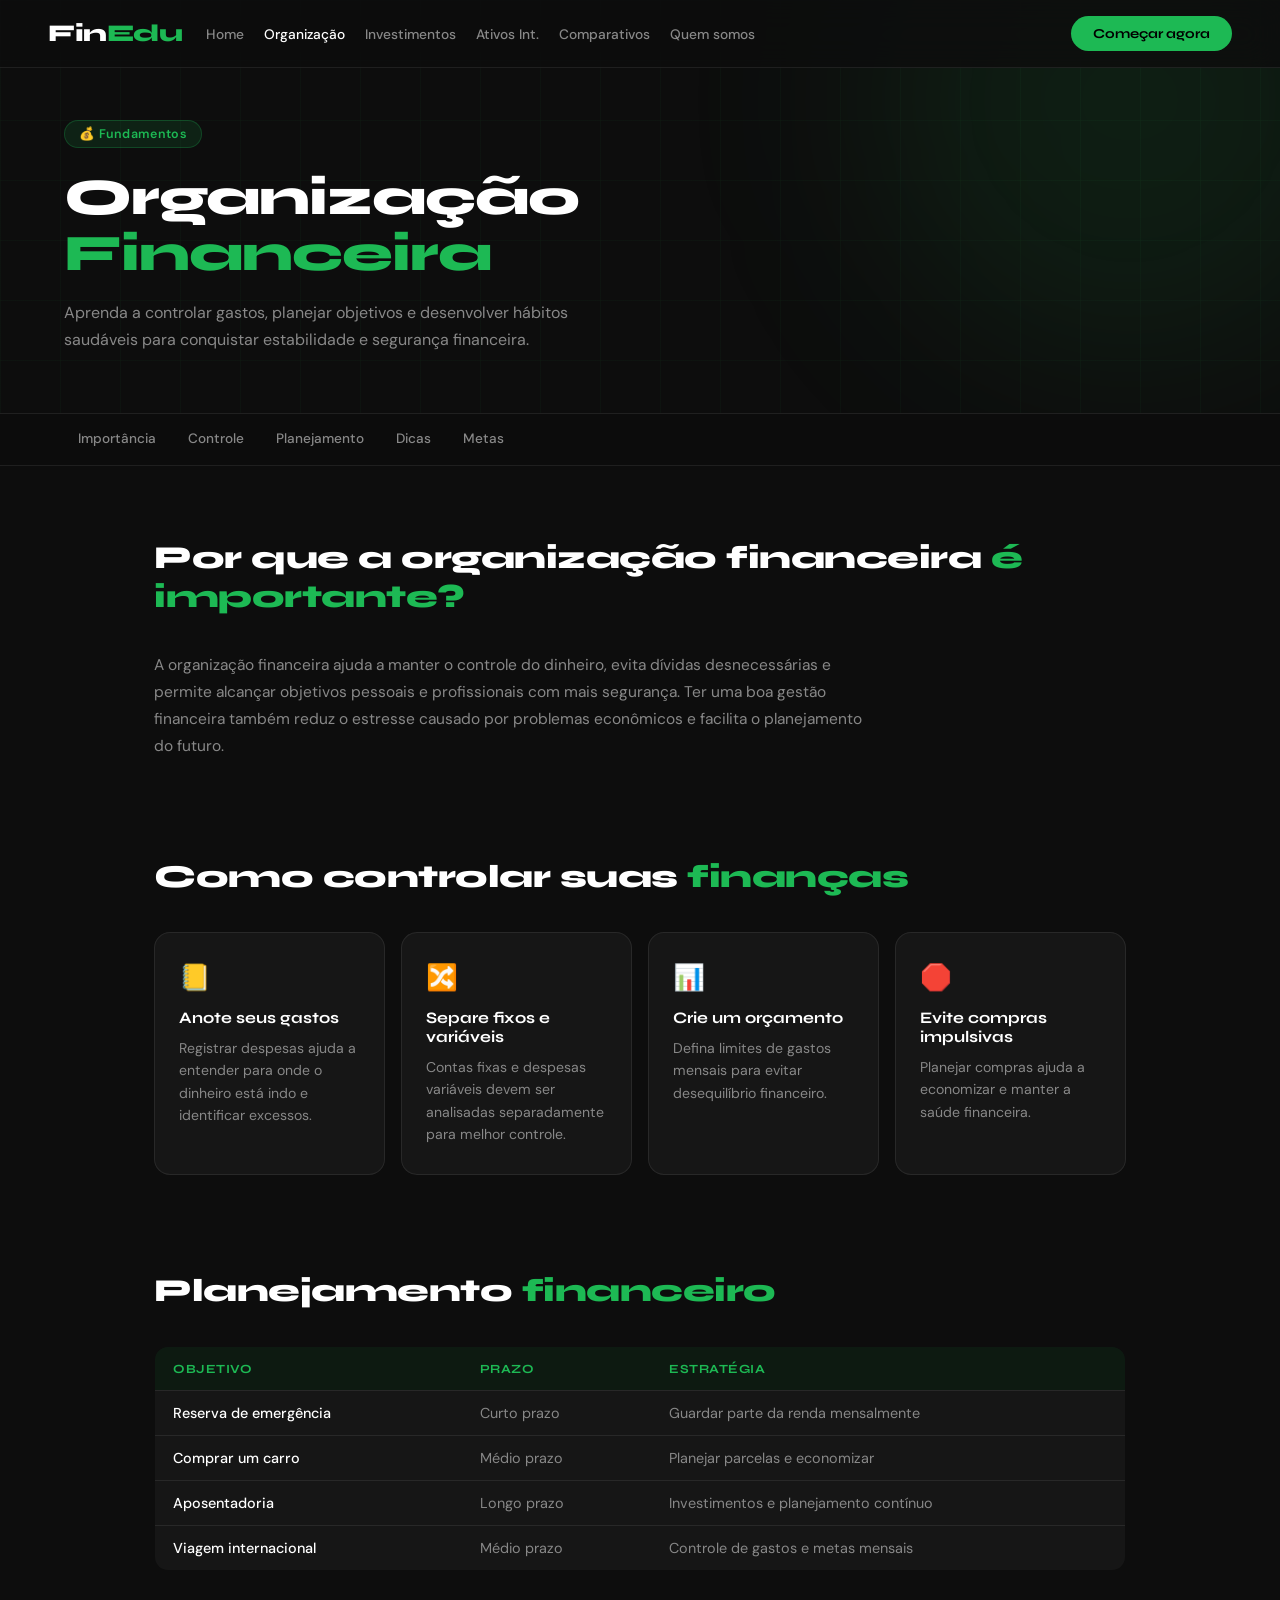
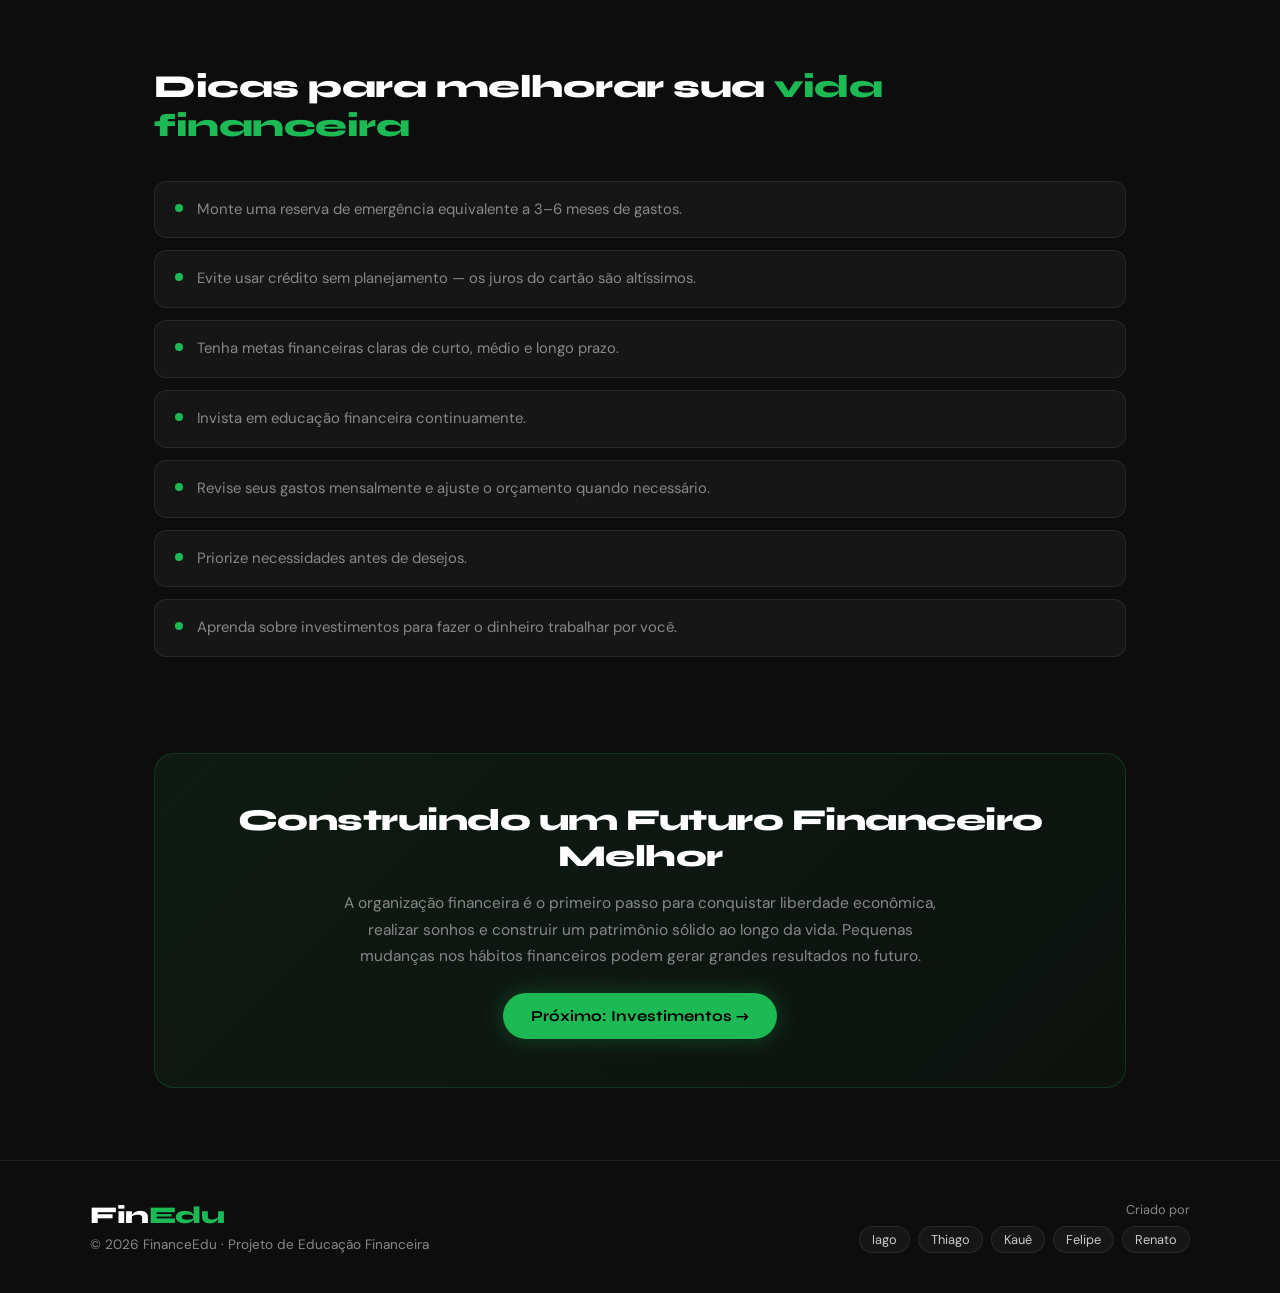
<file: pages/organizacao-financeira.html>
<!DOCTYPE html>
<html lang="pt-BR">
<head>
  <meta charset="UTF-8">
  <meta name="viewport" content="width=device-width, initial-scale=1.0">
  <title>Organização Financeira — FinEdu</title>
  <link rel="preconnect" href="https://fonts.googleapis.com">
  <link rel="preconnect" href="https://fonts.gstatic.com" crossorigin>
  <link href="https://fonts.googleapis.com/css2?family=Syne:wght@400;600;700;800&family=DM+Sans:wght@300;400;500&display=swap" rel="stylesheet">
  <link rel="stylesheet" href="../assets/css/styles.css">
  <link rel="stylesheet" href="../assets/css/pages.css">
</head>
<body>

  <nav class="navbar">
    <a href="../index.html" class="logo">Fin<span>Edu</span></a>
    <ul class="nav-links">
      <li><a href="../index.html">Home</a></li>
      <li><a href="organizacao-financeira.html" class="active">Organização</a></li>
      <li><a href="investimentos.html">Investimentos</a></li>
      <li><a href="ativos-internacionais.html">Ativos Int.</a></li>
      <li><a href="comparativos.html">Comparativos</a></li>
      <li><a href="quem-somos.html">Quem somos</a></li>
    </ul>
    <button class="nav-cta">Começar agora</button>
    <button class="hamburger" id="hamburger">&#9776;</button>
  </nav>

  <!-- HERO DA PÁGINA -->
  <header class="page-hero">
    <div class="page-hero-bg"></div>
    <div class="page-hero-glow"></div>
    <div class="page-hero-content">
      <span class="badge">💰 Fundamentos</span>
      <h1>Organização<br><span>Financeira</span></h1>
      <p>Aprenda a controlar gastos, planejar objetivos e desenvolver hábitos saudáveis para conquistar estabilidade e segurança financeira.</p>
    </div>
  </header>

  <!-- NAV DE ÂNCORAS -->
  <nav class="anchor-nav">
    <a href="#importancia">Importância</a>
    <a href="#controle">Controle</a>
    <a href="#planejamento">Planejamento</a>
    <a href="#dicas">Dicas</a>
    <a href="#metas">Metas</a>
  </nav>

  <main class="page-container">

    <!-- IMPORTÂNCIA -->
    <section class="page-section" id="importancia">
      <h2>Por que a organização financeira <span>é importante?</span></h2>
      <p>A organização financeira ajuda a manter o controle do dinheiro, evita dívidas desnecessárias e permite alcançar objetivos pessoais e profissionais com mais segurança. Ter uma boa gestão financeira também reduz o estresse causado por problemas econômicos e facilita o planejamento do futuro.</p>
    </section>

    <!-- CONTROLE -->
    <section class="page-section" id="controle">
      <h2>Como controlar suas <span>finanças</span></h2>
      <div class="cards-grid">
        <div class="info-card">
          <div class="info-card-icon">📒</div>
          <h3>Anote seus gastos</h3>
          <p>Registrar despesas ajuda a entender para onde o dinheiro está indo e identificar excessos.</p>
        </div>
        <div class="info-card">
          <div class="info-card-icon">🔀</div>
          <h3>Separe fixos e variáveis</h3>
          <p>Contas fixas e despesas variáveis devem ser analisadas separadamente para melhor controle.</p>
        </div>
        <div class="info-card">
          <div class="info-card-icon">📊</div>
          <h3>Crie um orçamento</h3>
          <p>Defina limites de gastos mensais para evitar desequilíbrio financeiro.</p>
        </div>
        <div class="info-card">
          <div class="info-card-icon">🛑</div>
          <h3>Evite compras impulsivas</h3>
          <p>Planejar compras ajuda a economizar e manter a saúde financeira.</p>
        </div>
      </div>
    </section>

    <!-- PLANEJAMENTO -->
    <section class="page-section" id="planejamento">
      <h2>Planejamento <span>financeiro</span></h2>
      <div style="overflow-x:auto;">
        <table class="styled-table">
          <thead>
            <tr>
              <th>Objetivo</th>
              <th>Prazo</th>
              <th>Estratégia</th>
            </tr>
          </thead>
          <tbody>
            <tr>
              <td>Reserva de emergência</td>
              <td>Curto prazo</td>
              <td>Guardar parte da renda mensalmente</td>
            </tr>
            <tr>
              <td>Comprar um carro</td>
              <td>Médio prazo</td>
              <td>Planejar parcelas e economizar</td>
            </tr>
            <tr>
              <td>Aposentadoria</td>
              <td>Longo prazo</td>
              <td>Investimentos e planejamento contínuo</td>
            </tr>
            <tr>
              <td>Viagem internacional</td>
              <td>Médio prazo</td>
              <td>Controle de gastos e metas mensais</td>
            </tr>
          </tbody>
        </table>
      </div>
    </section>

    <!-- DICAS -->
    <section class="page-section" id="dicas">
      <h2>Dicas para melhorar sua <span>vida financeira</span></h2>
      <div class="tips-list">
        <div class="tip-item"><div class="tip-dot"></div><p>Monte uma reserva de emergência equivalente a 3–6 meses de gastos.</p></div>
        <div class="tip-item"><div class="tip-dot"></div><p>Evite usar crédito sem planejamento — os juros do cartão são altíssimos.</p></div>
        <div class="tip-item"><div class="tip-dot"></div><p>Tenha metas financeiras claras de curto, médio e longo prazo.</p></div>
        <div class="tip-item"><div class="tip-dot"></div><p>Invista em educação financeira continuamente.</p></div>
        <div class="tip-item"><div class="tip-dot"></div><p>Revise seus gastos mensalmente e ajuste o orçamento quando necessário.</p></div>
        <div class="tip-item"><div class="tip-dot"></div><p>Priorize necessidades antes de desejos.</p></div>
        <div class="tip-item"><div class="tip-dot"></div><p>Aprenda sobre investimentos para fazer o dinheiro trabalhar por você.</p></div>
      </div>
    </section>

    <!-- METAS -->
    <section class="page-section" id="metas">
      <div class="highlight-box">
        <h2>Construindo um Futuro Financeiro Melhor</h2>
        <p>A organização financeira é o primeiro passo para conquistar liberdade econômica, realizar sonhos e construir um patrimônio sólido ao longo da vida. Pequenas mudanças nos hábitos financeiros podem gerar grandes resultados no futuro.</p>
        <a href="investimentos.html" class="btn-primary" style="margin-top:8px;">Próximo: Investimentos →</a>
      </div>
    </section>

  </main>

  <footer class="footer">
    <div class="footer-inner">
      <div class="footer-brand">
        <span class="logo">Fin<span>Edu</span></span>
        <p>© 2026 FinanceEdu · Projeto de Educação Financeira</p>
      </div>
      <div class="footer-team">
        <span class="footer-team-label">Criado por</span>
        <div class="footer-avatars">
          <span>Iago</span><span>Thiago</span><span>Kauê</span><span>Felipe</span><span>Renato</span>
        </div>
      </div>
    </div>
  </footer>

  <script src="../assets/js/scripts.js"></script>
</body>
</html>
</file>
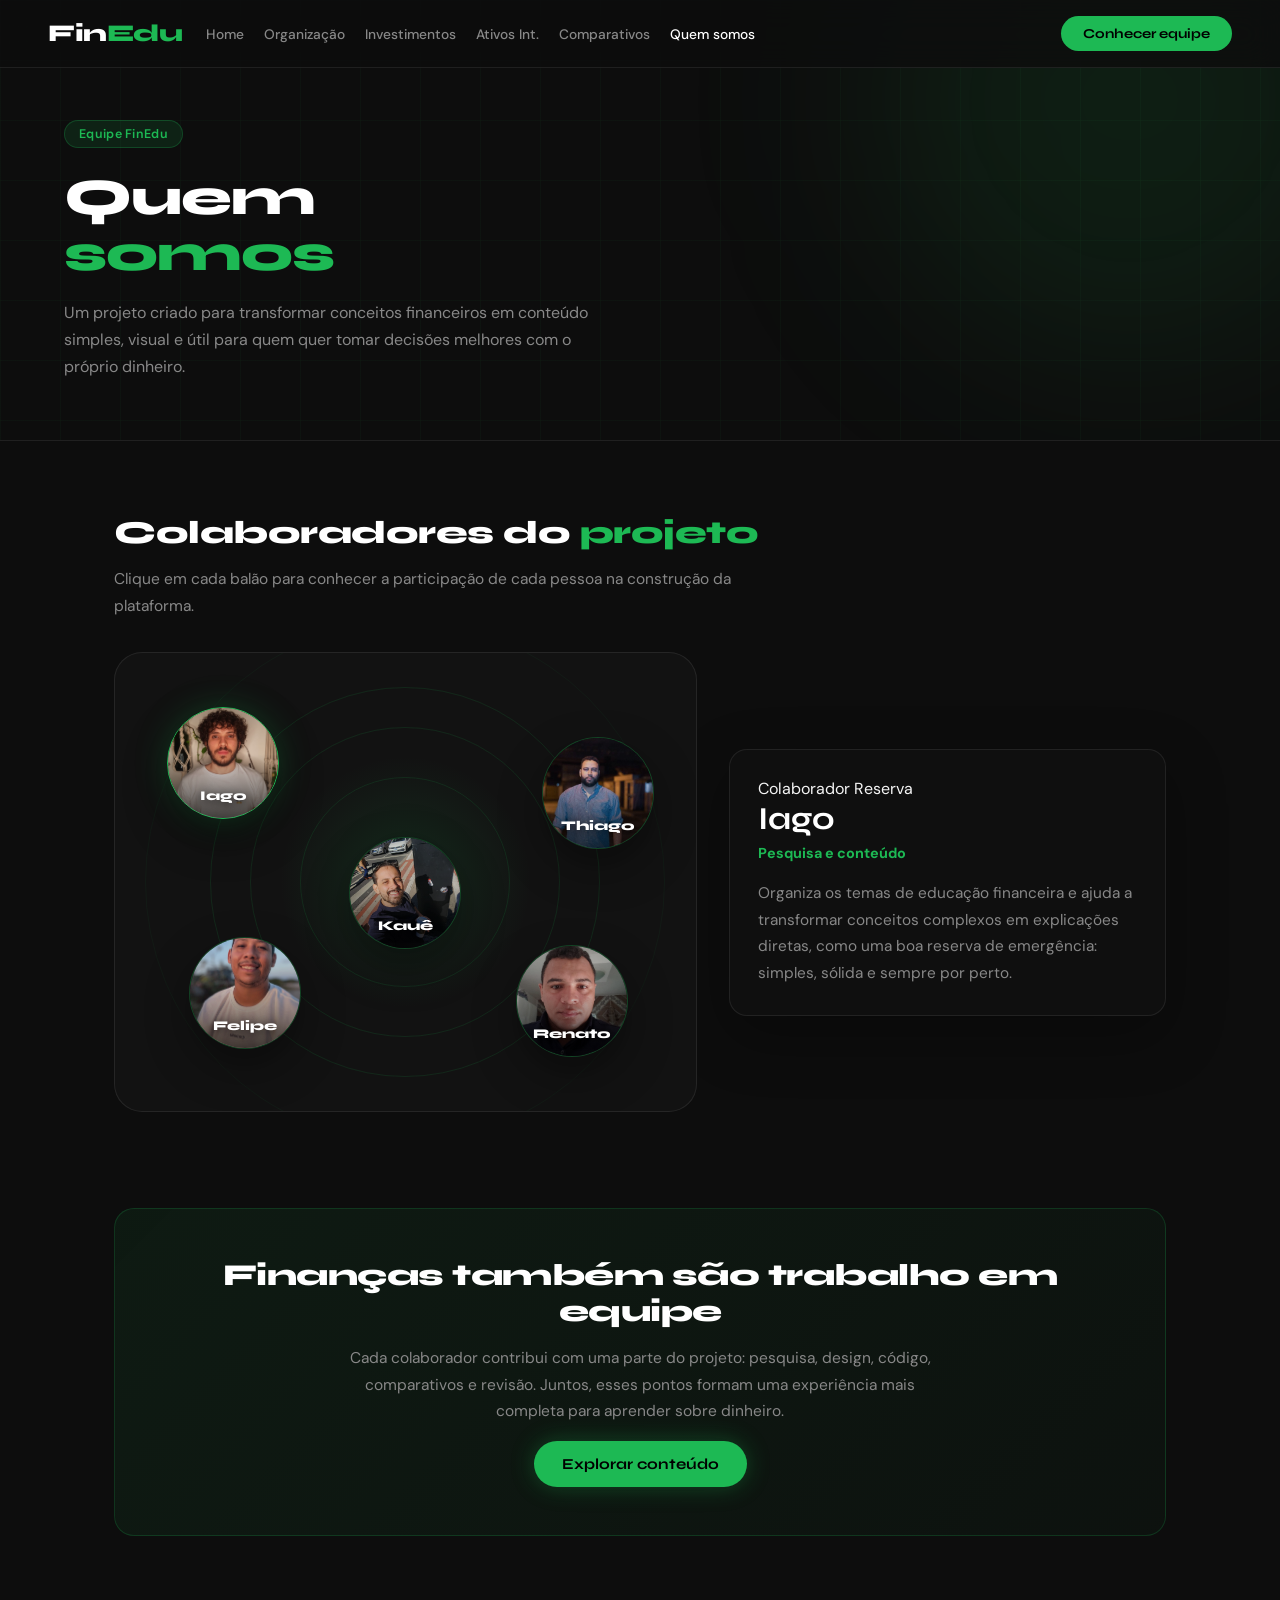
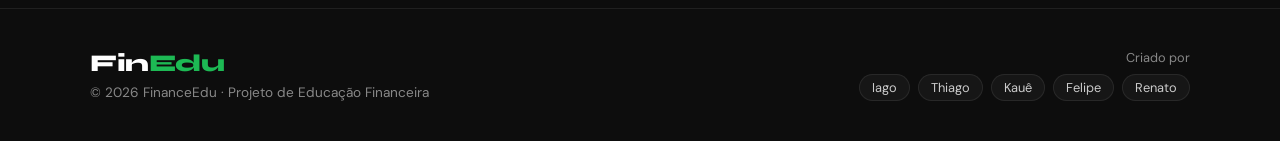
<file: pages/quem-somos.html>
<!DOCTYPE html>
<html lang="pt-BR">
<head>
  <meta charset="UTF-8">
  <meta name="viewport" content="width=device-width, initial-scale=1.0">
  <title>Quem somos — FinEdu</title>
  <link rel="preconnect" href="https://fonts.googleapis.com">
  <link rel="preconnect" href="https://fonts.gstatic.com" crossorigin>
  <link href="https://fonts.googleapis.com/css2?family=Syne:wght@400;600;700;800&family=DM+Sans:wght@300;400;500&display=swap" rel="stylesheet">
  <link rel="stylesheet" href="../assets/css/styles.css">
  <link rel="stylesheet" href="../assets/css/pages.css">
</head>
<body>

  <nav class="navbar">
    <a href="../index.html" class="logo">Fin<span>Edu</span></a>
    <ul class="nav-links">
      <li><a href="../index.html">Home</a></li>
      <li><a href="organizacao-financeira.html">Organização</a></li>
      <li><a href="investimentos.html">Investimentos</a></li>
      <li><a href="ativos-internacionais.html">Ativos Int.</a></li>
      <li><a href="comparativos.html">Comparativos</a></li>
      <li><a href="quem-somos.html" class="active">Quem somos</a></li>
    </ul>
    <a href="#colaboradores" class="nav-cta">Conhecer equipe</a>
    <button class="hamburger" id="hamburger">&#9776;</button>
  </nav>

  <header class="page-hero about-hero">
    <div class="page-hero-bg"></div>
    <div class="page-hero-glow"></div>
    <div class="page-hero-content">
      <span class="badge">Equipe FinEdu</span>
      <h1>Quem<br><span>somos</span></h1>
      <p>Um projeto criado para transformar conceitos financeiros em conteúdo simples, visual e útil para quem quer tomar decisões melhores com o próprio dinheiro.</p>
    </div>
  </header>

  <main class="page-container about-container" id="colaboradores">
    <section class="page-section about-section">
      <div>
        <h2>Colaboradores do <span>projeto</span></h2>
        <p>Clique em cada balão para conhecer a participação de cada pessoa na construção da plataforma.</p>
      </div>

      <div class="team-orbit" aria-label="Colaboradores do projeto">
  <button class="team-bubble bubble-iago active" type="button"
    data-name="Iago"
    data-role="Pesquisa e conteúdo"
    data-indicator="Reserva"
    data-desc="Organiza os temas de educação financeira e ajuda a transformar conceitos complexos em explicações diretas, como uma boa reserva de emergência: simples, sólida e sempre por perto.">
    <img src="../assets/img/iago.jpg" alt="Foto de Iago">
    <span>Iago</span>
  </button>

  <button class="team-bubble bubble-thiago" type="button"
    data-name="Thiago"
    data-role="Interface e experiência"
    data-indicator="Usabilidade"
    data-desc="Cuida para que a navegação seja clara, bonita e fácil de entender, equilibrando visual e função como uma carteira bem diversificada.">
    <img src="../assets/img/thiago.jpeg" alt="Foto de Thiago">
    <span>Thiago</span>
  </button>

  <button class="team-bubble bubble-kaue" type="button"
    data-name="Kauê"
    data-role="Desenvolvimento front-end"
    data-indicator="Código"
    data-desc="Liga as partes da aplicação, ajusta interações e mantém a página pronta para rodar no GitHub Pages, com foco em desempenho e organização.">
    <img src="../assets/img/kaue.jpeg" alt="Foto de Kauê">
    <span>Kauê</span>
  </button>

  <button class="team-bubble bubble-felipe" type="button"
    data-name="Felipe"
    data-role="Comparativos e estrutura"
    data-indicator="Análise"
    data-desc="Ajuda a montar comparações e caminhos de leitura para que o usuário consiga avaliar opções financeiras com mais critério.">
    <img src="../assets/img/felipe.jpg" alt="Foto de Felipe">
    <span>Felipe</span>
  </button>

  <button class="team-bubble bubble-renato" type="button"
    data-name="Renato"
    data-role="Revisão e consistência"
    data-indicator="Controle"
    data-desc="Revisa conteúdo, fluxos e detalhes visuais para manter a plataforma consistente, como quem acompanha os indicadores de uma carteira ao longo do tempo.">
    <img src="../assets/img/renato.jpg" alt="Foto de Renato">
    <span>Renato</span>
  </button>

  <div class="market-rings" aria-hidden="true">
    <span></span>
    <span></span>
    <span></span>
  </div>
</div>

      <article class="team-detail" id="colaborador-detalhe" aria-live="polite">
        <div class="card-header">
          <span class="card-label">Colaborador</span>
          <span class="card-badge up" data-team-indicator></span>
        </div>
        <h3 data-team-name></h3>
        <strong data-team-role></strong>
        <p data-team-desc></p>
      </article>
    </section>

    <section class="page-section">
      <div class="highlight-box">
        <h2>Finanças também são trabalho em equipe</h2>
        <p>Cada colaborador contribui com uma parte do projeto: pesquisa, design, código, comparativos e revisão. Juntos, esses pontos formam uma experiência mais completa para aprender sobre dinheiro.</p>
        <a href="../index.html#topicos" class="btn-primary">Explorar conteúdo</a>
      </div>
    </section>
  </main>

  <footer class="footer">
    <div class="footer-inner">
      <div class="footer-brand">
        <span class="logo">Fin<span>Edu</span></span>
        <p>© 2026 FinanceEdu · Projeto de Educação Financeira</p>
      </div>
      <div class="footer-team">
        <span class="footer-team-label">Criado por</span>
        <div class="footer-avatars">
          <span>Iago</span><span>Thiago</span><span>Kauê</span><span>Felipe</span><span>Renato</span>
        </div>
      </div>
    </div>
  </footer>

  <script src="../assets/js/scripts.js"></script>
</body>
</html>
</file>
<file: assets/css/styles.css>
/* ===== RESET & BASE ===== */
*, *::before, *::after {
    margin: 0;
    padding: 0;
    box-sizing: border-box;
}

:root {
    --green: #1DB954;
    --green-dark: #14a146;
    --green-dim: rgba(29,185,84,0.12);
    --bg: #0d0d0d;
    --bg-2: #111111;
    --bg-card: rgba(255,255,255,0.04);
    --border: rgba(255,255,255,0.08);
    --text: #f5f5f5;
    --text-muted: #888;
    --font-head: 'Syne', sans-serif;
    --font-body: 'DM Sans', sans-serif;
}

html { scroll-behavior: smooth; }

body {
    background-color: var(--bg);
    color: var(--text);
    font-family: var(--font-body);
    min-height: 100vh;
    overflow-x: hidden;
}

/* ===== NAVBAR ===== */
.navbar {
    position: fixed;
    top: 0; left: 0; right: 0;
    z-index: 100;
    display: flex;
    align-items: center;
    gap: 24px;
    padding: 0 48px;
    height: 68px;
    background: rgba(13,13,13,0.85);
    backdrop-filter: blur(16px);
    border-bottom: 1px solid var(--border);
}

.logo {
    font-family: var(--font-head);
    font-size: 1.5rem;
    font-weight: 800;
    color: #fff;
    text-decoration: none;
    letter-spacing: -0.5px;
    flex-shrink: 0;
}
.logo span { color: var(--green); }

.nav-links {
    display: flex;
    list-style: none;
    gap: 20px;
    flex: 1;
}
.nav-links a {
    color: var(--text-muted);
    text-decoration: none;
    font-size: 0.86rem;
    font-weight: 500;
    transition: color 0.2s;
}
.nav-links a:hover,
.nav-links a.active { color: #fff; }

.nav-cta {
    background: var(--green);
    color: #000;
    border: none;
    padding: 9px 22px;
    border-radius: 50px;
    font-family: var(--font-head);
    font-weight: 700;
    font-size: 0.85rem;
    cursor: pointer;
    transition: background 0.2s, transform 0.15s;
    flex-shrink: 0;
}
.nav-cta:hover { background: var(--green-dark); transform: scale(1.03); }
a.nav-cta { display: inline-flex; align-items: center; text-decoration: none; }

.hamburger {
    display: none;
    background: none;
    border: none;
    color: #fff;
    font-size: 1.4rem;
    cursor: pointer;
    margin-left: auto;
}

/* ===== HERO ===== */
.hero {
    min-height: 100vh;
    display: flex;
    align-items: center;
    gap: 64px;
    padding: 120px 64px 80px;
    position: relative;
    overflow: hidden;
}

.hero-bg {
    position: absolute;
    inset: 0;
    z-index: 0;
}

.grid-overlay {
    position: absolute;
    inset: 0;
    background-image:
        linear-gradient(rgba(29,185,84,0.04) 1px, transparent 1px),
        linear-gradient(90deg, rgba(29,185,84,0.04) 1px, transparent 1px);
    background-size: 60px 60px;
}

.glow {
    position: absolute;
    border-radius: 50%;
    filter: blur(100px);
    pointer-events: none;
}
.glow-1 {
    width: 600px; height: 600px;
    background: rgba(29,185,84,0.12);
    top: -100px; left: -100px;
}
.glow-2 {
    width: 500px; height: 500px;
    background: rgba(29,185,84,0.07);
    bottom: -150px; right: 0;
}

/* Left column */
.hero-left {
    flex: 1;
    max-width: 540px;
    position: relative;
    z-index: 1;
    animation: fadeUp 0.8s ease both;
}

.badge {
    display: inline-flex;
    align-items: center;
    gap: 8px;
    background: var(--green-dim);
    border: 1px solid rgba(29,185,84,0.25);
    color: var(--green);
    font-size: 0.8rem;
    font-weight: 600;
    padding: 6px 14px;
    border-radius: 50px;
    margin-bottom: 28px;
    letter-spacing: 0.3px;
}
.badge-dot {
    width: 7px; height: 7px;
    background: var(--green);
    border-radius: 50%;
    animation: pulse 2s infinite;
}
@keyframes pulse {
    0%, 100% { opacity: 1; transform: scale(1); }
    50% { opacity: 0.5; transform: scale(1.4); }
}

.hero-title {
    font-family: var(--font-head);
    font-size: clamp(2.8rem, 5vw, 4.2rem);
    font-weight: 800;
    line-height: 1.05;
    letter-spacing: -1.5px;
    color: #fff;
    margin-bottom: 22px;
}
.hero-title-accent {
    color: var(--green);
    position: relative;
}
.hero-title-accent::after {
    content: '';
    position: absolute;
    left: 0; bottom: -4px;
    width: 100%; height: 3px;
    background: var(--green);
    border-radius: 2px;
    opacity: 0.5;
}

.hero-sub {
    color: var(--text-muted);
    font-size: 1.05rem;
    line-height: 1.7;
    max-width: 440px;
    margin-bottom: 36px;
}

.hero-actions {
    display: flex;
    gap: 16px;
    align-items: center;
    flex-wrap: wrap;
    margin-bottom: 48px;
}

.btn-primary {
    background: var(--green);
    color: #000;
    border: none;
    padding: 14px 28px;
    border-radius: 50px;
    font-family: var(--font-head);
    font-weight: 700;
    font-size: 0.95rem;
    cursor: pointer;
    text-decoration: none;
    transition: background 0.2s, transform 0.15s, box-shadow 0.2s;
    box-shadow: 0 0 24px rgba(29,185,84,0.3);
}
.btn-primary:hover {
    background: var(--green-dark);
    transform: translateY(-2px);
    box-shadow: 0 0 36px rgba(29,185,84,0.45);
}

.btn-ghost {
    color: #fff;
    text-decoration: none;
    font-weight: 600;
    font-size: 0.95rem;
    padding: 14px 4px;
    border-bottom: 1px solid var(--border);
    transition: color 0.2s, border-color 0.2s;
}
.btn-ghost:hover { color: var(--green); border-color: var(--green); }

/* Stats */
.hero-stats {
    display: flex;
    align-items: center;
    gap: 24px;
}
.stat { display: flex; flex-direction: column; gap: 4px; }
.stat-number {
    font-family: var(--font-head);
    font-size: 1.5rem;
    font-weight: 800;
    color: #fff;
}
.stat-label {
    font-size: 0.78rem;
    color: var(--text-muted);
}
.stat-divider {
    width: 1px; height: 36px;
    background: var(--border);
}

/* Right column */
.hero-right {
    flex: 1;
    position: relative;
    z-index: 1;
    min-height: 480px;
    max-width: 520px;
}

/* Card styles moved to card.css */

/* ===== FOOTER ===== */
.footer {
    background: var(--bg);
    border-top: 1px solid var(--border);
    padding: 40px 64px;
}
.footer-inner {
    max-width: 1100px;
    margin: 0 auto;
    display: flex;
    align-items: center;
    justify-content: space-between;
    flex-wrap: wrap;
    gap: 24px;
}
.footer-brand { display: flex; flex-direction: column; gap: 6px; }
.footer-brand p { color: var(--text-muted); font-size: 0.85rem; }

.footer-team { display: flex; flex-direction: column; gap: 8px; align-items: flex-end; }
.footer-team-label { font-size: 0.8rem; color: var(--text-muted); }
.footer-avatars {
    display: flex;
    gap: 8px;
    flex-wrap: wrap;
    justify-content: flex-end;
}
.footer-avatars span {
    background: var(--bg-card);
    border: 1px solid var(--border);
    padding: 4px 12px;
    border-radius: 20px;
    font-size: 0.8rem;
    color: #ccc;
    transition: color 0.2s, border-color 0.2s;
}
.footer-avatars span:hover { color: var(--green); border-color: var(--green); }

/* ===== ANIMATION HELPERS ===== */
@keyframes fadeUp {
    from { opacity: 0; transform: translateY(32px); }
    to   { opacity: 1; transform: translateY(0); }
}

/* ===== RESPONSIVE ===== */
@media (max-width: 900px) {
    .hero {
        flex-direction: column;
        padding: 100px 28px 64px;
        gap: 48px;
    }
    .hero-left { max-width: 100%; }
    .hero-right {
        width: 100%;
        max-width: 100%;
        min-height: 340px;
    }
    .topics { padding: 64px 28px; }
    .footer { padding: 32px 28px; }
    .footer-inner { flex-direction: column; align-items: flex-start; }
    .footer-team { align-items: flex-start; }
    .footer-avatars { justify-content: flex-start; }
}

@media (max-width: 640px) {
    .navbar { padding: 0 20px; gap: 16px; }
    .nav-links { display: none; }
    .nav-cta { display: none; }
    .hamburger { display: block; }

    .nav-links.open {
        display: flex;
        flex-direction: column;
        position: fixed;
        top: 68px;
        left: 0; right: 0;
        background: rgba(13,13,13,0.97);
        backdrop-filter: blur(16px);
        border-bottom: 1px solid var(--border);
        padding: 16px 20px 24px;
        gap: 4px;
        z-index: 99;
        animation: slideDown 0.2s ease both;
    }
    .nav-links.open li { width: 100%; }
    .nav-links.open a {
        display: block;
        padding: 12px 0;
        font-size: 1rem;
        border-bottom: 1px solid var(--border);
    }
    .nav-links.open li:last-child a { border-bottom: none; }
    @keyframes slideDown {
        from { opacity: 0; transform: translateY(-8px); }
        to   { opacity: 1; transform: translateY(0); }
    }
    .hero-title { letter-spacing: -1px; }
    .hero-stats { flex-wrap: wrap; gap: 16px; }
    .stat-divider { display: none; }
    .hero-right { min-height: 420px; }
}
</file>
<file: assets/css/card.css>
/* Floating cards */
.float-card {
    position: absolute;
    background: rgba(17,17,17,0.85);
    border: 1px solid var(--border);
    border-radius: 16px;
    padding: 20px 22px;
    backdrop-filter: blur(12px);
    box-shadow: 0 20px 60px rgba(0,0,0,0.5);
    animation: floatIn 0.9s ease both;
}

.card-portfolio {
    top: 0; left: 0;
    width: 260px;
    animation-delay: 0.2s;
}
.card-asset {
    top: 60px; right: 0;
    width: 230px;
    animation-delay: 0.4s;
}
.card-goal {
    bottom: 60px; left: 30px;
    width: 200px;
    animation-delay: 0.5s;
    text-align: center;
}
.card-typewriter {
    bottom: 20px; right: 10px;
    width: 240px;
    animation-delay: 0.65s;
}

@keyframes floatIn {
    from { opacity: 0; transform: translateY(24px); }
    to   { opacity: 1; transform: translateY(0); }
}

/* Subtle floating idle animation */
.card-portfolio { animation: floatIn 0.9s ease 0.2s both, idleFloat 6s ease-in-out 1.2s infinite; }
.card-asset     { animation: floatIn 0.9s ease 0.4s both, idleFloat 7s ease-in-out 1.5s infinite; }
.card-goal      { animation: floatIn 0.9s ease 0.5s both, idleFloat 5.5s ease-in-out 1s infinite; }
.card-typewriter{ animation: floatIn 0.9s ease 0.65s both, idleFloat 6.5s ease-in-out 1.3s infinite; }

@keyframes idleFloat {
    0%, 100% { transform: translateY(0); }
    50% { transform: translateY(-8px); }
}

.card-header {
    display: flex;
    align-items: center;
    justify-content: space-between;
    margin-bottom: 10px;
}
.card-label {
    font-size: 0.75rem;
    color: var(--text-muted);
    font-weight: 600;
    text-transform: uppercase;
    letter-spacing: 0.5px;
}
.card-label-right { font-size: 0.72rem; color: var(--text-muted); }
.card-badge {
    font-size: 0.73rem;
    font-weight: 700;
    padding: 3px 8px;
    border-radius: 20px;
}
.card-badge.up { background: rgba(29,185,84,0.15); color: var(--green); }
.card-value {
    font-family: var(--font-head);
    font-size: 1.7rem;
    font-weight: 800;
    color: #fff;
    margin-bottom: 10px;
}

/* Mini chart */
.mini-chart { width: 100%; height: 40px; }
.mini-chart svg { width: 100%; height: 100%; }

/* Asset bars */
.asset-list { display: flex; flex-direction: column; gap: 10px; margin-top: 4px; }
.asset-bar-wrap {
    display: flex;
    align-items: center;
    gap: 8px;
}
.asset-name { font-size: 0.75rem; color: var(--text-muted); width: 46px; flex-shrink: 0; }
.asset-bar {
    flex: 1;
    height: 6px;
    background: rgba(255,255,255,0.06);
    border-radius: 4px;
    overflow: hidden;
}
.asset-fill {
    height: 100%;
    border-radius: 4px;
    transition: width 0.8s ease;
}
.asset-pct { font-size: 0.72rem; color: #fff; width: 28px; text-align: right; }

/* Goal ring */
.goal-ring-wrap {
    position: relative;
    width: 80px; height: 80px;
    margin: 12px auto 8px;
}
.goal-ring { width: 100%; height: 100%; }
.goal-ring-text {
    position: absolute;
    inset: 0;
    display: flex;
    align-items: center;
    justify-content: center;
}
.goal-pct {
    font-family: var(--font-head);
    font-size: 1.1rem;
    font-weight: 800;
    color: #fff;
}
.goal-info {
    display: flex;
    justify-content: center;
    gap: 4px;
    font-size: 0.75rem;
}
.goal-curr { color: var(--green); font-weight: 700; }
.goal-sep { color: var(--text-muted); }
.goal-total { color: var(--text-muted); }

/* Typewriter card */
.typing-line {
    margin-top: 8px;
    font-size: 0.9rem;
    color: #ccc;
    line-height: 1.5;
    min-height: 40px;
}
#typewriter { color: var(--green); font-weight: 600; }
#typewriter::after {
    content: "|";
    margin-left: 2px;
    color: var(--green);
    animation: blink 1s infinite;
}
@keyframes blink {
    0%, 50% { opacity: 1; }
    51%, 100% { opacity: 0; }
}

/* ===== TOPICS SECTION ===== */
.topics {
    padding: 100px 64px;
    background: var(--bg-2);
    border-top: 1px solid var(--border);
}

.section-title {
    font-family: var(--font-head);
    font-size: clamp(1.8rem, 3vw, 2.8rem);
    font-weight: 800;
    letter-spacing: -0.5px;
    margin-bottom: 10px;
    text-align: center;
}
.section-sub {
    color: var(--text-muted);
    text-align: center;
    margin-bottom: 56px;
    font-size: 1rem;
}

.topics-grid {
    display: grid;
    grid-template-columns: repeat(auto-fit, minmax(240px, 1fr));
    gap: 20px;
    max-width: 1100px;
    margin: 0 auto;
}

.topic-card {
    background: var(--bg-card);
    border: 1px solid var(--border);
    border-radius: 18px;
    padding: 32px 28px;
    text-decoration: none;
    color: inherit;
    transition: border-color 0.25s, background 0.25s, transform 0.25s;
    display: flex;
    flex-direction: column;
    gap: 12px;
}
.topic-card:hover {
    border-color: var(--green);
    background: rgba(29,185,84,0.05);
    transform: translateY(-4px);
}
.topic-icon { font-size: 2rem; }
.topic-card h3 {
    font-family: var(--font-head);
    font-size: 1.1rem;
    font-weight: 700;
    color: #fff;
}
.topic-card p { color: var(--text-muted); font-size: 0.9rem; line-height: 1.6; flex: 1; }
.topic-link { color: var(--green); font-size: 0.85rem; font-weight: 600; }

@media (max-width: 900px) {
    .card-portfolio { width: 200px; }
    .card-asset { width: 185px; top: 40px; }
    .card-goal { width: 170px; bottom: 0; left: 10px; }
    .card-typewriter { width: 190px; bottom: 0; right: 0; }
}

@media (max-width: 900px) {
    .card-portfolio { width: 200px; }
    .card-asset { width: 185px; top: 40px; }
    .card-goal { width: 170px; bottom: 0; left: 10px; }
    .card-typewriter { width: 190px; bottom: 0; right: 0; }
}

@media (max-width: 640px) {
    .card-portfolio { font-size: 0.9rem; width: 180px; }
    .card-asset { width: 170px; }
}
</file>
<file: assets/css/pages.css>
/* ===========================
   PAGES.CSS — Páginas internas
   =========================== */

/* --- Page Hero (cabeçalho de cada página) --- */
.page-hero {
    padding: 120px 64px 60px;
    position: relative;
    overflow: hidden;
    border-bottom: 1px solid var(--border);
}
.page-hero-bg {
    position: absolute;
    inset: 0;
    z-index: 0;
    background-image:
        linear-gradient(rgba(29,185,84,0.035) 1px, transparent 1px),
        linear-gradient(90deg, rgba(29,185,84,0.035) 1px, transparent 1px);
    background-size: 60px 60px;
}
.page-hero-glow {
    position: absolute;
    width: 500px; height: 500px;
    background: rgba(29,185,84,0.1);
    border-radius: 50%;
    filter: blur(100px);
    top: -150px; right: -100px;
    z-index: 0;
}
.page-hero-content {
    position: relative;
    z-index: 1;
    max-width: 700px;
    animation: fadeUp 0.7s ease both;
}
.page-hero-content .badge {
    display: inline-flex;
    align-items: center;
    gap: 8px;
    background: var(--green-dim);
    border: 1px solid rgba(29,185,84,0.25);
    color: var(--green);
    font-size: 0.78rem;
    font-weight: 600;
    padding: 5px 14px;
    border-radius: 50px;
    margin-bottom: 22px;
    letter-spacing: 0.3px;
}
.page-hero-content h1 {
    font-family: var(--font-head);
    font-size: clamp(2rem, 4vw, 3.2rem);
    font-weight: 800;
    line-height: 1.1;
    letter-spacing: -1px;
    color: #fff;
    margin-bottom: 16px;
}
.page-hero-content h1 span { color: var(--green); }
.page-hero-content p {
    color: var(--text-muted);
    font-size: 1rem;
    line-height: 1.7;
    max-width: 560px;
}

/* --- Âncora Nav (nav secundária) --- */
.anchor-nav {
    position: sticky;
    top: 68px;
    z-index: 90;
    background: rgba(13,13,13,0.9);
    backdrop-filter: blur(16px);
    border-bottom: 1px solid var(--border);
    padding: 0 64px;
    display: flex;
    gap: 4px;
    overflow-x: auto;
    scrollbar-width: none;
}
.anchor-nav::-webkit-scrollbar { display: none; }
.anchor-nav a {
    color: var(--text-muted);
    text-decoration: none;
    font-size: 0.85rem;
    font-weight: 500;
    padding: 16px 14px;
    border-bottom: 2px solid transparent;
    white-space: nowrap;
    transition: color 0.2s, border-color 0.2s;
    flex-shrink: 0;
}
.anchor-nav a:hover,
.anchor-nav a.active {
    color: #fff;
    border-bottom-color: var(--green);
}

/* --- Page container --- */
.page-container {
    max-width: 1100px;
    margin: 0 auto;
    padding: 72px 64px;
    display: flex;
    flex-direction: column;
    gap: 96px;
}

/* --- Section --- */
.page-section {
    display: flex;
    flex-direction: column;
    gap: 36px;
    animation: fadeUp 0.6s ease both;
}
.page-section h2 {
    font-family: var(--font-head);
    font-size: clamp(1.5rem, 2.5vw, 2rem);
    font-weight: 800;
    letter-spacing: -0.5px;
    color: #fff;
}
.page-section h2 span { color: var(--green); }
.page-section > p {
    color: var(--text-muted);
    font-size: 0.97rem;
    line-height: 1.75;
    max-width: 720px;
}

/* --- Cards grid --- */
.cards-grid {
    display: grid;
    grid-template-columns: repeat(auto-fit, minmax(220px, 1fr));
    gap: 16px;
}
.info-card {
    background: var(--bg-card);
    border: 1px solid var(--border);
    border-radius: 16px;
    padding: 28px 24px;
    display: flex;
    flex-direction: column;
    gap: 10px;
    transition: border-color 0.25s, background 0.25s, transform 0.25s;
}
.info-card:hover {
    border-color: rgba(29,185,84,0.35);
    background: rgba(29,185,84,0.04);
    transform: translateY(-3px);
}
.info-card-icon {
    font-size: 1.6rem;
    margin-bottom: 4px;
}
.info-card h3 {
    font-family: var(--font-head);
    font-size: 1rem;
    font-weight: 700;
    color: #fff;
}
.info-card p {
    color: var(--text-muted);
    font-size: 0.88rem;
    line-height: 1.6;
}

/* --- Table --- */
.styled-table {
    width: 100%;
    border-collapse: collapse;
    font-size: 0.9rem;
    border-radius: 14px;
    overflow: hidden;
    border: 1px solid var(--border);
}
.styled-table thead tr {
    background: rgba(29,185,84,0.08);
    border-bottom: 1px solid var(--border);
}
.styled-table th {
    text-align: left;
    padding: 14px 18px;
    font-family: var(--font-head);
    font-size: 0.78rem;
    font-weight: 700;
    color: var(--green);
    text-transform: uppercase;
    letter-spacing: 0.5px;
    white-space: nowrap;
}
.styled-table td {
    padding: 13px 18px;
    color: var(--text-muted);
    border-bottom: 1px solid var(--border);
}
.styled-table td:first-child { color: #fff; font-weight: 500; }
.styled-table tbody tr:last-child td { border-bottom: none; }
.styled-table tbody tr {
    background: var(--bg-card);
    transition: background 0.15s;
}
.styled-table tbody tr:hover { background: rgba(29,185,84,0.04); }

/* --- Tips list --- */
.tips-list {
    display: flex;
    flex-direction: column;
    gap: 12px;
}
.tip-item {
    display: flex;
    align-items: flex-start;
    gap: 14px;
    background: var(--bg-card);
    border: 1px solid var(--border);
    border-radius: 12px;
    padding: 16px 20px;
    transition: border-color 0.2s;
}
.tip-item:hover { border-color: rgba(29,185,84,0.3); }
.tip-dot {
    width: 8px; height: 8px;
    background: var(--green);
    border-radius: 50%;
    flex-shrink: 0;
    margin-top: 6px;
}
.tip-item p {
    color: var(--text-muted);
    font-size: 0.93rem;
    line-height: 1.6;
}

/* --- Highlight / CTA box --- */
.highlight-box {
    background: linear-gradient(135deg, rgba(29,185,84,0.08), rgba(29,185,84,0.03));
    border: 1px solid rgba(29,185,84,0.2);
    border-radius: 20px;
    padding: 48px;
    text-align: center;
    display: flex;
    flex-direction: column;
    gap: 16px;
    align-items: center;
}
.highlight-box h2 {
    font-family: var(--font-head);
    font-size: clamp(1.4rem, 2.5vw, 1.9rem);
    font-weight: 800;
    color: #fff;
    letter-spacing: -0.5px;
}
.highlight-box p {
    color: var(--text-muted);
    font-size: 0.97rem;
    line-height: 1.7;
    max-width: 620px;
}

/* --- Quem somos --- */
.about-hero {
    min-height: 420px;
}

.about-container {
    max-width: 1180px;
}

.about-section {
    display: grid;
    grid-template-columns: minmax(360px, 1.2fr) minmax(280px, 0.9fr);
    align-items: center;
    gap: 32px;
}

.about-section > div:first-child {
    grid-column: 1 / -1;
    max-width: 720px;
}

.about-section > div:first-child p {
    color: var(--text-muted);
    font-size: 0.97rem;
    line-height: 1.75;
    margin-top: 14px;
    max-width: 620px;
}

.team-orbit {
    position: relative;
    min-height: 460px;
    border-radius: 28px;
    border: 1px solid var(--border);
    background:
        radial-gradient(circle at 50% 50%, rgba(29,185,84,0.14), transparent 34%),
        rgba(255,255,255,0.025);
    overflow: hidden;
}

.market-rings,
.market-rings span {
    position: absolute;
    inset: 50%;
    border: 1px solid rgba(29,185,84,0.12);
    border-radius: 50%;
    transform: translate(-50%, -50%);
    pointer-events: none;
}

.market-rings { width: 310px; height: 310px; }
.market-rings span:nth-child(1) { width: 210px; height: 210px; }
.market-rings span:nth-child(2) { width: 390px; height: 390px; }
.market-rings span:nth-child(3) { width: 520px; height: 520px; opacity: 0.4; }

.team-bubble {
    position: absolute;
    width: 112px;
    height: 112px;
    border-radius: 50%;
    border: 1px solid rgba(29,185,84,0.3);
    background: rgba(17,17,17,0.88);
    color: #fff;
    font-family: var(--font-head);
    font-weight: 800;
    cursor: pointer;
    box-shadow: 0 18px 44px rgba(0,0,0,0.38);
    transition: border-color 0.2s, box-shadow 0.2s, transform 0.2s, background 0.2s;
    animation: bubbleFloat 6s ease-in-out infinite;
    z-index: 2;
    overflow: hidden;
    padding: 0;
}

.team-bubble img {
    position: absolute;
    inset: 0;
    width: 100%;
    height: 100%;
    object-fit: cover;
    opacity: 0.82;
    transition: opacity 0.2s, transform 0.25s;
}

.team-bubble span {
    position: relative;
    z-index: 2;
    display: grid;
    place-items: end center;
    width: 100%;
    height: 100%;
    padding-bottom: 14px;
    color: #fff;
    text-shadow: 0 2px 10px rgba(0,0,0,0.85);
    background: linear-gradient(to top, rgba(0,0,0,0.7), transparent 58%);
}

.team-bubble:hover,
.team-bubble.active {
    border-color: var(--green);
    background: rgba(29,185,84,0.16);
    box-shadow: 0 0 34px rgba(29,185,84,0.24), 0 18px 44px rgba(0,0,0,0.42);
}

.team-bubble:hover img,
.team-bubble.active img {
    opacity: 1;
    transform: scale(1.06);
}

.bubble-iago {
    top: 54px;
    left: 52px;
    animation-delay: 0s;
}

.bubble-thiago {
    top: 84px;
    right: 42px;
    animation-delay: 0.7s;
}

.bubble-kaue {
    top: 184px;
    left: calc(50% - 56px);
    animation-delay: 1.1s;
}

.bubble-felipe {
    bottom: 62px;
    left: 74px;
    animation-delay: 0.35s;
}

.bubble-renato {
    right: 68px;
    bottom: 54px;
    animation-delay: 1.45s;
}

@keyframes bubbleFloat {
    0%, 100% {
        transform: translateY(0);
    }

    50% {
        transform: translateY(-12px);
    }
}

.team-detail {
    background: rgba(17,17,17,0.88);
    border: 1px solid var(--border);
    border-radius: 18px;
    padding: 28px;
    box-shadow: 0 20px 60px rgba(0,0,0,0.32);
}

.team-detail h3 {
    font-family: var(--font-head);
    font-size: 2rem;
    color: #fff;
    margin-bottom: 6px;
}

.team-detail strong {
    display: block;
    color: var(--green);
    font-size: 0.9rem;
    margin-bottom: 18px;
}

.team-detail p {
    color: var(--text-muted);
    font-size: 0.96rem;
    line-height: 1.75;
}

/* --- CALCULADORA --- */
.calc-wrapper {
    background: var(--bg-card);
    border: 1px solid var(--border);
    border-radius: 20px;
    padding: 36px;
    display: flex;
    flex-direction: column;
    gap: 28px;
}
.calc-inputs {
    display: flex;
    gap: 16px;
    flex-wrap: wrap;
    align-items: flex-end;
}
.calc-field {
    display: flex;
    flex-direction: column;
    gap: 8px;
}
.calc-field label {
    font-size: 0.78rem;
    color: var(--text-muted);
    font-weight: 600;
    text-transform: uppercase;
    letter-spacing: 0.4px;
}
.calc-field input {
    background: rgba(255,255,255,0.05);
    border: 1px solid var(--border);
    color: var(--text);
    padding: 12px 16px;
    border-radius: 12px;
    font-size: 1rem;
    font-family: var(--font-body);
    width: 180px;
    outline: none;
    transition: border-color 0.2s, box-shadow 0.2s;
}
.calc-field input:focus {
    border-color: var(--green);
    box-shadow: 0 0 0 3px rgba(29,185,84,0.1);
}
.calc-field input[id="calc-prazo"] { width: 140px; }
.calc-btn {
    background: var(--green);
    color: #000;
    border: none;
    padding: 12px 28px;
    border-radius: 50px;
    font-family: var(--font-head);
    font-weight: 700;
    font-size: 0.9rem;
    cursor: pointer;
    transition: background 0.2s, transform 0.15s, box-shadow 0.2s;
    box-shadow: 0 0 20px rgba(29,185,84,0.25);
    white-space: nowrap;
}
.calc-btn:hover {
    background: var(--green-dark);
    transform: translateY(-2px);
    box-shadow: 0 0 30px rgba(29,185,84,0.4);
}
.calc-results {
    display: grid;
    grid-template-columns: repeat(auto-fit, minmax(195px, 1fr));
    gap: 14px;
}
.calc-card {
    background: rgba(255,255,255,0.03);
    border: 1px solid var(--border);
    border-radius: 14px;
    padding: 20px 18px;
    position: relative;
    transition: border-color 0.2s;
}
.calc-card.best {
    border-color: var(--green);
    background: rgba(29,185,84,0.05);
}
.calc-best-badge {
    position: absolute;
    top: -11px;
    left: 50%;
    transform: translateX(-50%);
    background: var(--green);
    color: #000;
    font-size: 0.65rem;
    font-weight: 800;
    padding: 3px 12px;
    border-radius: 20px;
    white-space: nowrap;
    letter-spacing: 0.3px;
    text-transform: uppercase;
}
.calc-card-label {
    font-size: 0.7rem;
    color: var(--text-muted);
    font-weight: 600;
    text-transform: uppercase;
    letter-spacing: 0.5px;
    margin-bottom: 4px;
}
.calc-card-name {
    font-family: var(--font-head);
    font-size: 1rem;
    font-weight: 700;
    color: #fff;
    margin-bottom: 14px;
}
.calc-card-value-label {
    font-size: 0.75rem;
    color: var(--text-muted);
    margin-bottom: 2px;
}
.calc-card-value {
    font-family: var(--font-head);
    font-size: 1.3rem;
    font-weight: 800;
    color: #fff;
    margin-bottom: 6px;
}
.calc-card-yield {
    font-size: 0.8rem;
    color: var(--green);
    margin-bottom: 12px;
}
.calc-bar-bg {
    background: rgba(255,255,255,0.06);
    border-radius: 4px;
    height: 5px;
    overflow: hidden;
}
.calc-bar-fill {
    height: 100%;
    background: var(--green);
    border-radius: 4px;
    transition: width 0.7s ease;
}
.calc-bar-pct {
    font-size: 0.68rem;
    color: #444;
    margin-top: 4px;
    text-align: right;
}
.calc-disclaimer {
    font-size: 0.75rem;
    color: #444;
    line-height: 1.5;
}

/* ===== RESPONSIVE ===== */
@media (max-width: 900px) {
    .page-hero { padding: 110px 28px 48px; }
    .anchor-nav { padding: 0 20px; }
    .page-container { padding: 48px 28px; gap: 64px; }
    .highlight-box { padding: 32px 24px; }
    .calc-wrapper { padding: 24px 20px; }
    .about-section {
        grid-template-columns: 1fr;
    }
    .team-orbit {
        min-height: 420px;
    }
}
@media (max-width: 640px) {
    .page-hero { padding: 100px 20px 40px; }
    .anchor-nav { padding: 0 16px; }
    .page-container { padding: 40px 20px; gap: 48px; }
    .calc-field input, .calc-field input[id="calc-prazo"] { width: 100%; }
    .calc-inputs { flex-direction: column; }
    .calc-btn { width: 100%; text-align: center; }
    .styled-table { font-size: 0.8rem; }
    .styled-table th, .styled-table td { padding: 10px 12px; }

    .about-section {
        gap: 24px;
    }

    .about-section > div:first-child h2 {
        font-size: 1.55rem;
        line-height: 1.2;
    }

    .about-section > div:first-child p {
        font-size: 0.92rem;
        line-height: 1.65;
    }

    .team-orbit {
        min-height: 430px;
        border-radius: 22px;
    }

    .market-rings {
        width: 240px;
        height: 240px;
    }

    .market-rings span:nth-child(1) {
        width: 160px;
        height: 160px;
    }

    .market-rings span:nth-child(2) {
        width: 310px;
        height: 310px;
    }

    .market-rings span:nth-child(3) {
        width: 410px;
        height: 410px;
    }

    .team-bubble {
        width: 86px;
        height: 86px;
        font-size: 0.78rem;
    }

    .team-bubble span {
        padding-bottom: 10px;
    }

    .bubble-iago {
        top: 34px;
        left: 28px;
    }

    .bubble-thiago {
        top: 98px;
        right: 28px;
    }

    .bubble-kaue {
        top: 178px;
        left: calc(50% - 43px);
    }

    .bubble-felipe {
        bottom: 86px;
        left: 32px;
    }

    .bubble-renato {
        right: 32px;
        bottom: 34px;
    }

    .team-detail {
        padding: 24px 20px;
        border-radius: 16px;
    }

    .team-detail h3 {
        font-size: 1.7rem;
    }
}
</file>
